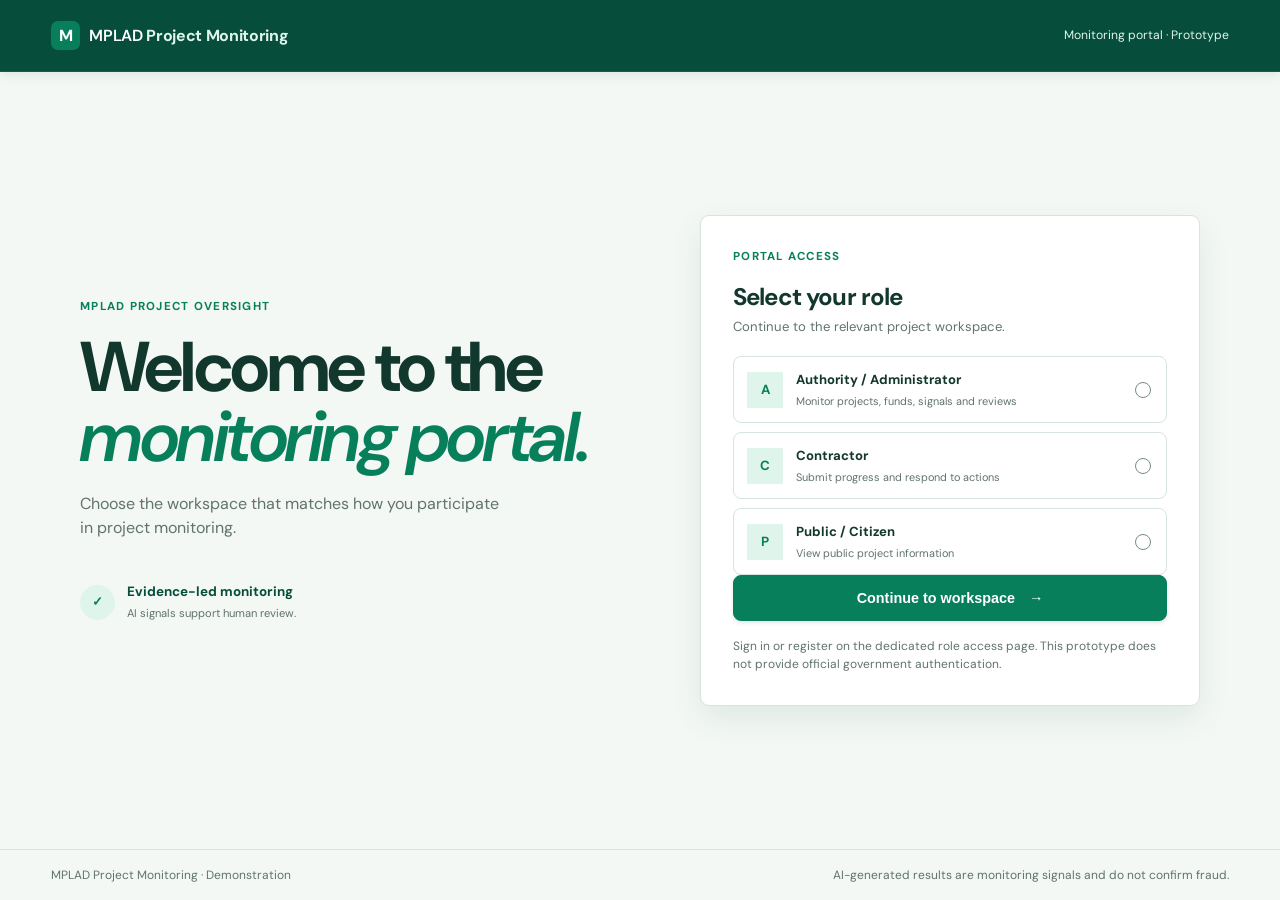
<file: frontend/index.html>
<!doctype html>
<html lang="en">
  <head>
    <meta charset="UTF-8" />
    <meta name="viewport" content="width=device-width, initial-scale=1.0" />
    <meta name="description" content="Choose an access role for the MPLAD Project Monitoring prototype." />
    <title>Access Portal | MPLAD Project Monitoring</title>
    <link rel="preconnect" href="https://fonts.googleapis.com" />
    <link rel="preconnect" href="https://fonts.gstatic.com" crossorigin />
    <link href="https://fonts.googleapis.com/css2?family=DM+Sans:wght@400;500;600;700&family=Newsreader:opsz,wght@6..72,600;6..72,700&display=swap" rel="stylesheet" />
    <link rel="stylesheet" href="style.css?v=login-green-1" />
  </head>
  <body class="access-page">
    <header class="site-header access-header">
      <a class="brand" href="index.html" aria-label="MPLAD Project Monitoring access"><span class="brand-mark" aria-hidden="true">M</span><span>MPLAD <strong>Project Monitoring</strong></span></a>
      <span class="access-header-label">Monitoring portal · Prototype</span>
    </header>
    <main class="access-main">
      <section class="access-intro">
        <p class="eyebrow">MPLAD project oversight</p>
        <h1>Welcome to the<br /><em>monitoring portal.</em></h1>
        <p>Choose the workspace that matches how you participate in project monitoring.</p>
        <div class="access-principle"><span aria-hidden="true">✓</span><span>Evidence-led monitoring<br /><small>AI signals support human review.</small></span></div>
      </section>
      <section class="access-card" aria-labelledby="accessTitle">
        <div class="access-card-heading"><p class="eyebrow">Portal access</p><h2 id="accessTitle">Select your role</h2><p>Continue to the relevant project workspace.</p></div>
        <form id="accessForm" novalidate>
          <fieldset class="role-options"><legend class="sr-only">Choose an access role</legend>
            <label class="role-option"><input type="radio" name="role" value="authority" /><span class="role-option-icon" aria-hidden="true">A</span><span><b>Authority / Administrator</b><small>Monitor projects, funds, signals and reviews</small></span><span class="role-radio" aria-hidden="true"></span></label>
            <label class="role-option"><input type="radio" name="role" value="contractor" /><span class="role-option-icon" aria-hidden="true">C</span><span><b>Contractor</b><small>Submit progress and respond to actions</small></span><span class="role-radio" aria-hidden="true"></span></label>
            <label class="role-option"><input type="radio" name="role" value="public" /><span class="role-option-icon" aria-hidden="true">P</span><span><b>Public / Citizen</b><small>View public project information</small></span><span class="role-radio" aria-hidden="true"></span></label>
          </fieldset>
          <p id="accessError" class="access-error" role="alert" hidden></p>
          <button class="button access-submit" type="submit">Continue to workspace <span aria-hidden="true">→</span></button>
        </form>
        <p class="prototype-note">Sign in or register on the dedicated role access page. This prototype does not provide official government authentication.</p>
      </section>
    </main>
    <footer class="access-footer"><span>MPLAD Project Monitoring · Demonstration</span><span>AI-generated results are monitoring signals and do not confirm fraud.</span></footer>
    <script src="login.js"></script>
  </body>
</html>
</file>
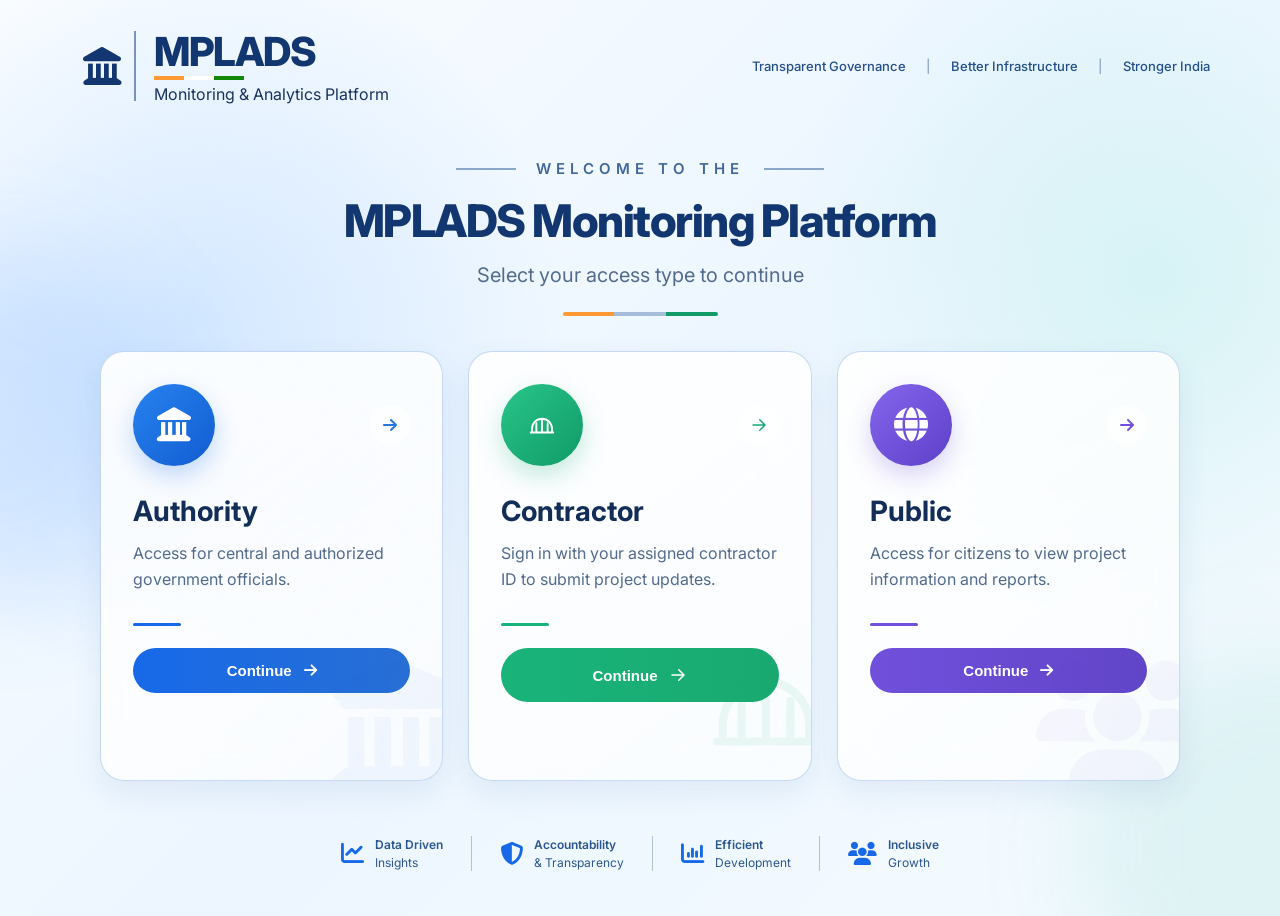
<file: frontend/Access.html>
<!DOCTYPE html>
<html lang="en">

<head>
    <meta charset="UTF-8">
    <meta name="viewport" content="width=device-width, initial-scale=1.0">

    <title>MPLADS | Monitoring & Analytics Platform</title>

    <!-- Google Font -->
    <link rel="preconnect" href="https://fonts.googleapis.com">
    <link rel="preconnect" href="https://fonts.gstatic.com" crossorigin>

    <link
        href="https://fonts.googleapis.com/css2?family=Inter:wght@400;500;600;700;800&display=swap"
        rel="stylesheet"
    >

    <!-- Font Awesome Icons -->
    <link 
        rel="stylesheet"
        href="https://cdnjs.cloudflare.com/ajax/libs/font-awesome/6.5.2/css/all.min.css"
    >

    <!-- Our CSS -->
    <link rel="stylesheet" href="Access.css?v=contractor-card-3">
</head> 

<body>

    <!-- Background -->
    <div class="background-glow glow-left"></div>
    <div class="background-glow glow-right"></div>


    <!-- ================= HEADER ================= -->

    <header class="header">

        <div class="brand">

            <div class="emblem">
                <i class="fa-solid fa-landmark"></i>
            </div>

            <div class="brand-text">

                <h1>MPLADS</h1>

                <div class="tricolor-line">
                    <span class="saffron"></span>
                    <span class="white"></span>
                    <span class="green"></span>
                </div>

                <p>Monitoring & Analytics Platform</p>

            </div>

        </div>


        <div class="header-tagline">

            <span>Transparent Governance</span>
            <span>Better Infrastructure</span>
            <span>Stronger India</span>

        </div>

    </header>



    <!-- ================= MAIN ================= -->

    <main class="main-container">

        <!-- Welcome Section -->

        <section class="welcome-section">

            <div class="welcome-label">

                <span></span>

                <p>WELCOME TO THE</p>

                <span></span>

            </div>


            <h2>MPLADS Monitoring Platform</h2>

            <p class="subtitle">
                Select your access type to continue
            </p>


            <div class="separator">

                <span class="separator-saffron"></span>
                <span class="separator-white"></span>
                <span class="separator-green"></span>

            </div>

        </section>



        <!-- ================= ACCESS CARDS ================= -->

        <section class="access-cards">


            <!-- Authority Card -->

            <div class="access-card authority">

                <div class="card-top">

                    <div class="card-icon">
                        <i class="fa-solid fa-landmark"></i>
                    </div>

                    <div class="top-arrow">
                        <i class="fa-solid fa-arrow-right"></i>
                    </div>

                </div>


                <div class="card-content">

                    <h3>Authority</h3>

                    <p>
                        Access for central and authorized
                        government officials.
                    </p>

                </div>


                <div class="card-line"></div>


                <button class="continue-button" data-role="Authority">

                    <span>Continue</span>

                    <i class="fa-solid fa-arrow-right"></i>

                </button>


                <div class="card-decoration">
                    <i class="fa-solid fa-building-columns"></i>
                </div>

            </div>



            <!-- Contractor Card -->

            <div class="access-card contractor">

                <div class="card-top">

                    <div class="card-icon">
                        <svg class="contractor-helmet-icon" viewBox="0 0 24 24" aria-hidden="true"><path d="M4 17v-2a8 8 0 0 1 16 0v2M12 7v10M7.5 10.5V17M16.5 10.5V17M3 18h18"/></svg>
                    </div>

                    <div class="top-arrow">
                        <svg class="contractor-arrow-icon" viewBox="0 0 24 24" aria-hidden="true"><path d="M4 12h15M13 5l7 7-7 7"/></svg>
                    </div>

                </div>


                <div class="card-content">

                    <h3>Contractor</h3>

                    <p>
                        Sign in with your assigned contractor ID to submit project updates.
                    </p>

                </div>


                <div class="card-line"></div>


                <button class="continue-button" data-role="Contractor">

                    <span>Continue</span>

                    <svg class="contractor-arrow-icon" viewBox="0 0 24 24" aria-hidden="true"><path d="M4 12h15M13 5l7 7-7 7"/></svg>

                </button>

                <div class="card-decoration" aria-hidden="true">
                    <svg class="contractor-helmet-icon" viewBox="0 0 24 24"><path d="M4 17v-2a8 8 0 0 1 16 0v2M12 7v10M7.5 10.5V17M16.5 10.5V17M3 18h18"/></svg>
                </div>

            </div>



            <!-- Public Card -->

            <div class="access-card public">

                <div class="card-top">

                    <div class="card-icon">
                        <i class="fa-solid fa-globe"></i>
                    </div>

                    <div class="top-arrow">
                        <i class="fa-solid fa-arrow-right"></i>
                    </div>

                </div>


                <div class="card-content">

                    <h3>Public</h3>

                    <p>
                        Access for citizens to view project
                        information and reports.
                    </p>

                </div>


                <div class="card-line"></div>


                <button class="continue-button" data-role="Public">

                    <span>Continue</span>

                    <i class="fa-solid fa-arrow-right"></i>

                </button>


                <div class="card-decoration">
                    <i class="fa-solid fa-users"></i>
                </div>

            </div>

        </section>



        <!-- ================= FEATURE STRIP ================= -->

        <section class="feature-strip">


            <div class="feature">

                <i class="fa-solid fa-chart-line"></i>

                <div>
                    <strong>Data Driven</strong>
                    <span>Insights</span>
                </div>

            </div>


            <div class="feature-divider"></div>


            <div class="feature">

                <i class="fa-solid fa-shield-halved"></i>

                <div>
                    <strong>Accountability</strong>
                    <span>& Transparency</span>
                </div>

            </div>


            <div class="feature-divider"></div>


            <div class="feature">

                <i class="fa-solid fa-chart-column"></i>

                <div>
                    <strong>Efficient</strong>
                    <span>Development</span>
                </div>

            </div>


            <div class="feature-divider"></div>


            <div class="feature">

                <i class="fa-solid fa-users"></i>

                <div>
                    <strong>Inclusive</strong>
                    <span>Growth</span>
                </div>

            </div>

        </section>

    </main>


    <!-- Our JavaScript -->
    <script src="Access.js?v=workspace-routing-6"></script>

</body>

</html>
</file>
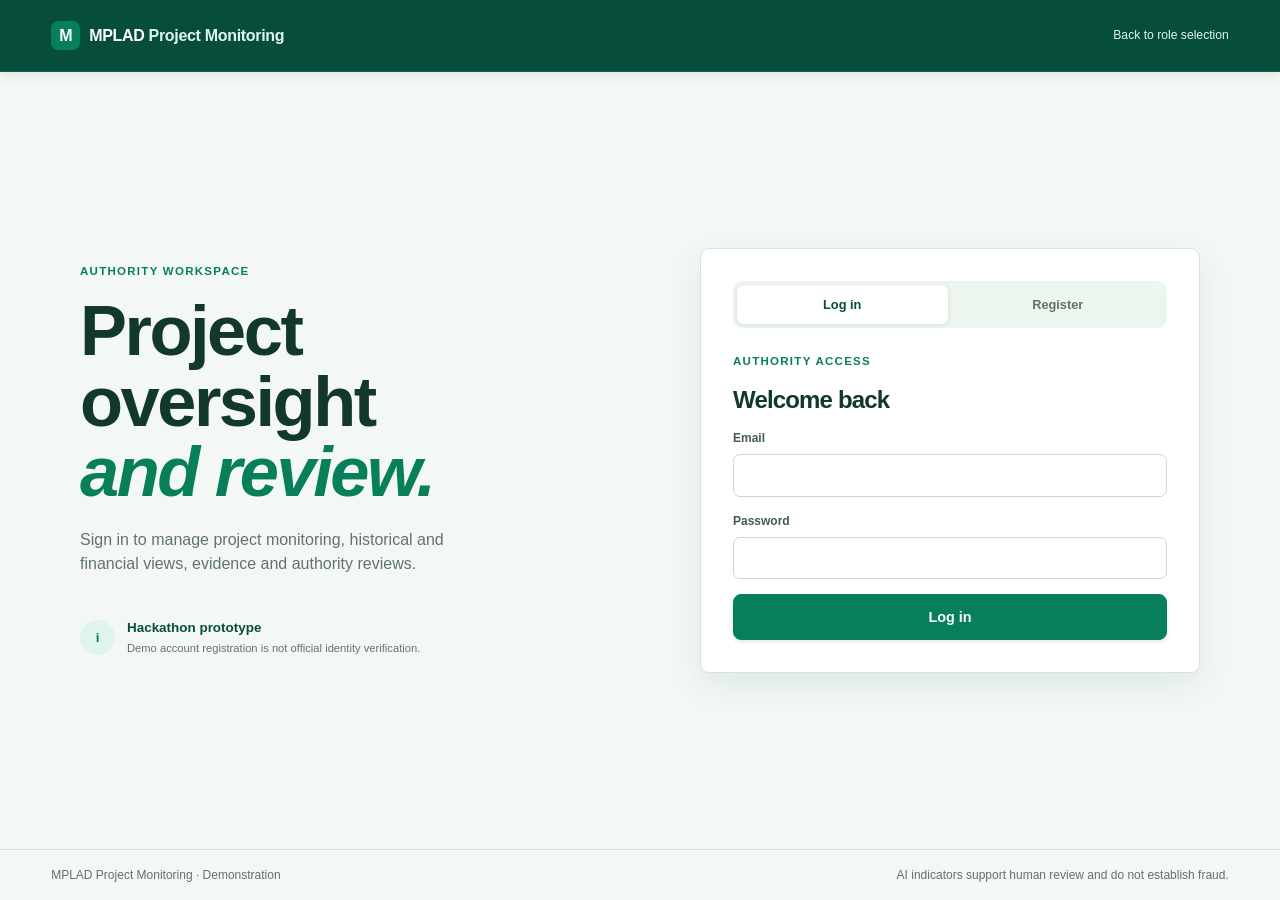
<file: frontend/authority-auth.html>
<!doctype html>
<html lang="en"><head><meta charset="utf-8"/><meta name="viewport" content="width=device-width, initial-scale=1"/><title>Authority Access | MPLAD Project Monitoring</title><link rel="stylesheet" href="style.css?v=login-green-1"/></head>
<body class="access-page"><header class="site-header access-header"><a class="brand" href="index.html"><span class="brand-mark">M</span><span>MPLAD <strong>Project Monitoring</strong></span></a><a class="access-header-label" href="index.html">Back to role selection</a></header>
<main class="access-main public-auth-main"><section class="access-intro"><p class="eyebrow">Authority workspace</p><h1>Project oversight<br/><em>and review.</em></h1><p>Sign in to manage project monitoring, historical and financial views, evidence and authority reviews.</p><div class="access-principle"><span>i</span><span>Hackathon prototype<br/><small>Demo account registration is not official identity verification.</small></span></div></section>
<section class="access-card public-auth-card"><div class="auth-tabs" role="tablist" aria-label="Authority account"><button class="auth-tab active" id="loginTab" type="button" role="tab" aria-selected="true">Log in</button><button class="auth-tab" id="registerTab" type="button" role="tab" aria-selected="false">Register</button></div>
<section id="loginPanel"><div class="access-card-heading"><p class="eyebrow">Authority access</p><h2>Welcome back</h2></div><form id="loginForm" novalidate><label class="auth-field">Email<input name="identity" type="email" required autocomplete="username" maxlength="254"/></label><label class="auth-field">Password<input name="password" type="password" required autocomplete="current-password" maxlength="72"/></label><p class="access-error" id="loginError" role="alert" hidden></p><button class="button access-submit">Log in</button></form></section>
<section id="registerPanel" hidden><div class="access-card-heading"><p class="eyebrow">Create demo account</p><h2>Authority registration</h2></div><form id="registerForm" novalidate><label class="auth-field">Email<input name="identity" type="email" required autocomplete="email" maxlength="254"/></label><label class="auth-field">Password<input name="password" type="password" required minlength="8" maxlength="72" autocomplete="new-password"/></label><label class="auth-field">Confirm password<input name="confirmPassword" type="password" required minlength="8" maxlength="72" autocomplete="new-password"/></label><p class="access-error" id="registerError" role="alert" hidden></p><p class="auth-message" id="registerMessage" role="status" hidden></p><button class="button access-submit">Register</button></form><p class="prototype-note">This local demo registration is not a real government administrator approval process.</p></section></section></main>
<footer class="access-footer"><span>MPLAD Project Monitoring · Demonstration</span><span>AI indicators support human review and do not establish fraud.</span></footer><script src="workspace-auth.js"></script></body></html>
</file>
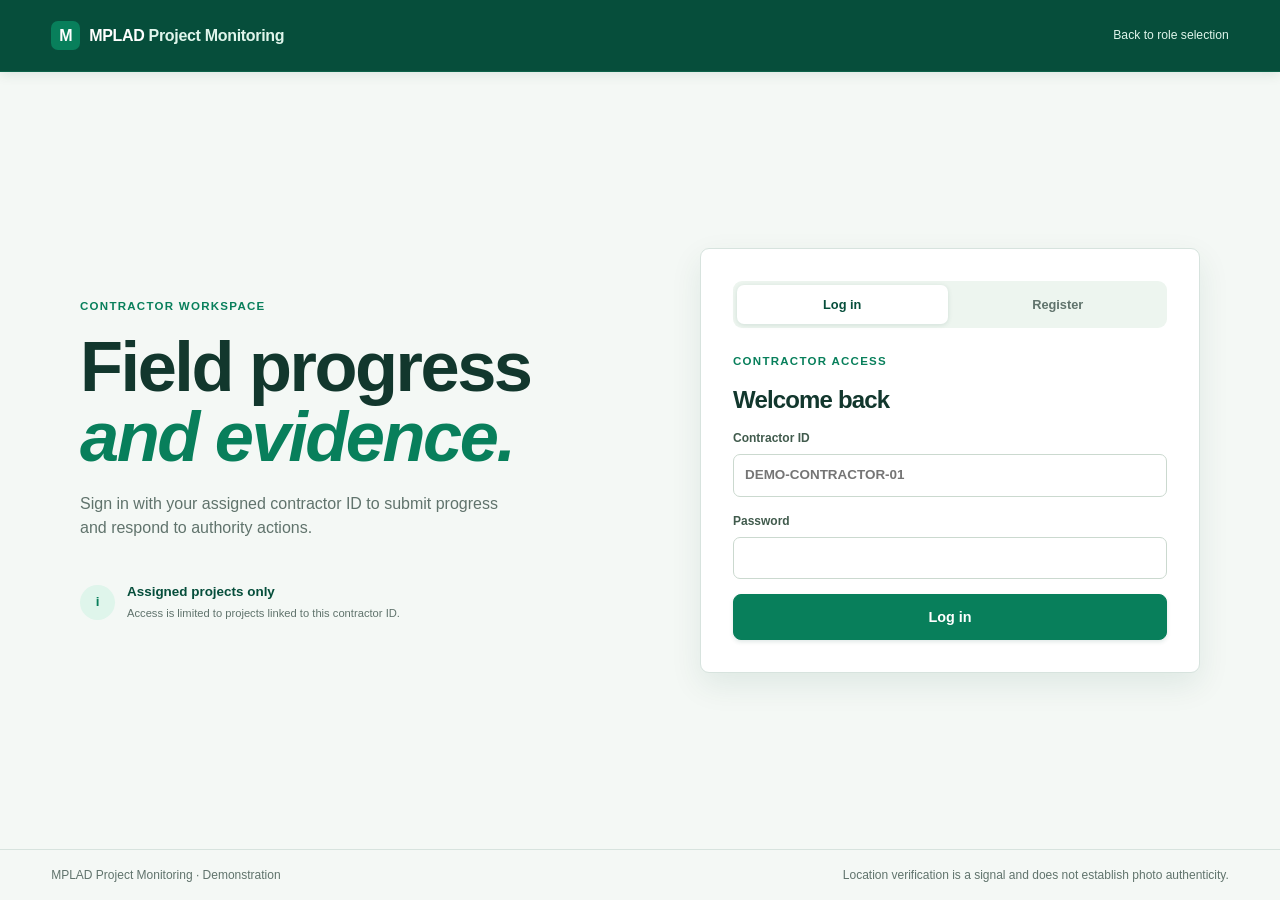
<file: frontend/contractor-auth.html>
<!doctype html>
<html lang="en"><head><meta charset="utf-8"/><meta name="viewport" content="width=device-width, initial-scale=1"/><title>Contractor Access | MPLAD Project Monitoring</title><link rel="stylesheet" href="style.css?v=login-green-1"/></head>
<body class="access-page"><header class="site-header access-header"><a class="brand" href="index.html"><span class="brand-mark">M</span><span>MPLAD <strong>Project Monitoring</strong></span></a><a class="access-header-label" href="index.html">Back to role selection</a></header>
<main class="access-main public-auth-main"><section class="access-intro"><p class="eyebrow">Contractor workspace</p><h1>Field progress<br/><em>and evidence.</em></h1><p>Sign in with your assigned contractor ID to submit progress and respond to authority actions.</p><div class="access-principle"><span>i</span><span>Assigned projects only<br/><small>Access is limited to projects linked to this contractor ID.</small></span></div></section>
<section class="access-card public-auth-card"><div class="auth-tabs" role="tablist" aria-label="Contractor account"><button class="auth-tab active" id="loginTab" type="button" role="tab" aria-selected="true">Log in</button><button class="auth-tab" id="registerTab" type="button" role="tab" aria-selected="false">Register</button></div>
<section id="loginPanel"><div class="access-card-heading"><p class="eyebrow">Contractor access</p><h2>Welcome back</h2></div><form id="loginForm" novalidate><label class="auth-field">Contractor ID<input name="identity" required autocomplete="username" maxlength="50" placeholder="DEMO-CONTRACTOR-01"/></label><label class="auth-field">Password<input name="password" type="password" required autocomplete="current-password" maxlength="72"/></label><p class="access-error" id="loginError" role="alert" hidden></p><button class="button access-submit">Log in</button></form></section>
<section id="registerPanel" hidden><div class="access-card-heading"><p class="eyebrow">Create demo account</p><h2>Contractor registration</h2><p>Use the contractor ID assigned to your projects.</p></div><form id="registerForm" novalidate><label class="auth-field">Contractor ID<input name="identity" required autocomplete="username" maxlength="50" placeholder="DEMO-CONTRACTOR-01"/></label><label class="auth-field">Password<input name="password" type="password" required minlength="8" maxlength="72" autocomplete="new-password"/></label><label class="auth-field">Confirm password<input name="confirmPassword" type="password" required minlength="8" maxlength="72" autocomplete="new-password"/></label><p class="access-error" id="registerError" role="alert" hidden></p><p class="auth-message" id="registerMessage" role="status" hidden></p><button class="button access-submit">Register</button></form><p class="prototype-note">Registration is limited to contractor IDs that already have projects assigned.</p></section></section></main>
<footer class="access-footer"><span>MPLAD Project Monitoring · Demonstration</span><span>Location verification is a signal and does not establish photo authenticity.</span></footer><script src="workspace-auth.js?v=workspace-routing-5"></script></body></html>
</file>
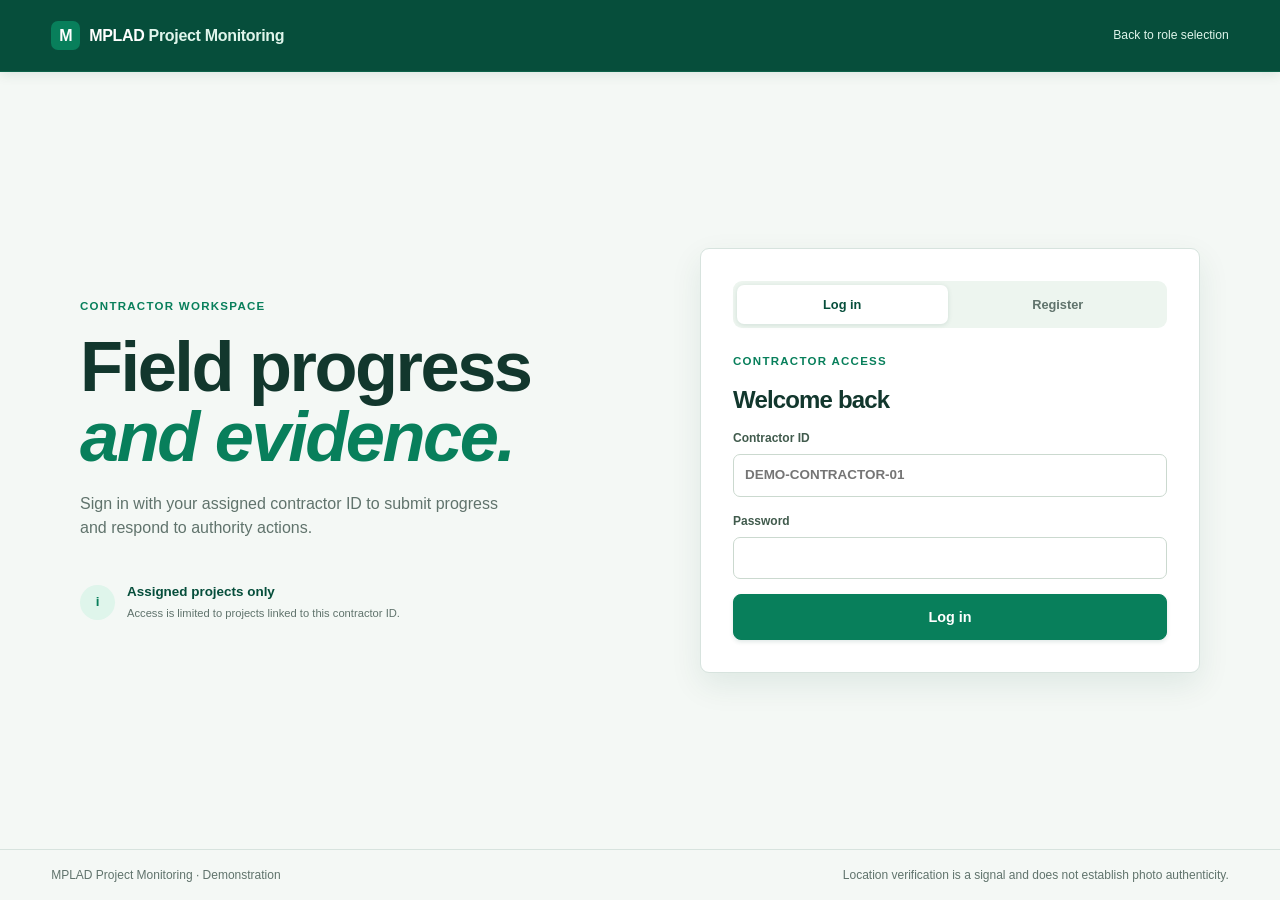
<file: frontend/contractor.html>
<!doctype html>
<html lang="en">
  <head><meta charset="UTF-8" /><meta name="viewport" content="width=device-width, initial-scale=1.0" /><meta name="description" content="Contractor workspace for MPLAD progress updates, field evidence and authority actions." /><title>Contractor Workspace | MPLAD Monitoring Portal</title><link rel="preconnect" href="https://fonts.googleapis.com" /><link rel="preconnect" href="https://fonts.gstatic.com" crossorigin /><link href="https://fonts.googleapis.com/css2?family=DM+Sans:wght@400;500;600;700&family=Newsreader:opsz,wght@6..72,600;6..72,700&display=swap" rel="stylesheet" /><link rel="stylesheet" href="style.css?v=login-green-1" /></head>
  <body class="dashboard-page" hidden>
    <header class="dashboard-header"><a class="brand" href="index.html"><span class="brand-mark" aria-hidden="true">M</span><span>MPLAD <strong>Monitoring Portal</strong></span></a><nav aria-label="Workspace navigation"><a href="dashboard.html">Authority dashboard</a><a class="active" href="contractor.html">Contractor workspace</a></nav><button id="contractorLogout" class="logout-link" type="button">Logout</button></header>
    <main class="dashboard-main contractor-main">
      <section class="portal-title"><p class="eyebrow">Field monitoring workspace</p><h1>Progress updates and required actions</h1><p>View authority review notifications and submit project progress with optional photo and location evidence. GPS is a location-based verification signal; it does not establish photo authenticity.</p></section>
      <section class="assigned-work"><div class="assigned-work-heading"><div><p class="eyebrow">Your workload</p><h2>My assigned projects</h2><p class="assigned-work-intro">A quick view of your project progress and funds.</p></div><span id="assignedProjectCount" class="assigned-count">Loading...</span></div><div class="workload-stats" aria-label="Project totals"><div><span id="assignedActiveCount">—</span><small>In progress</small></div><div><span id="assignedCompletedCount">—</span><small>Completed</small></div></div><div id="assignedProjectList" class="assigned-project-list" aria-live="polite"><p class="empty-state">Loading assigned projects...</p></div></section>
      <section class="contractor-layout"><aside class="notification-panel"><div class="card-heading"><h2>Authority notifications</h2><span id="unreadCount">Loading</span></div><div id="notificationList" class="notification-list" aria-live="polite"><p class="empty-state">Loading notifications…</p></div></aside>
        <form id="progressForm" class="contractor-form"><div class="card-heading"><h2>Submit a progress update</h2><span>Assigned projects only</span></div><label>Project<select id="assignedProject" name="projectId" required><option value="">Loading assigned projects…</option></select></label><div class="form-pair"><label>Completion percentage<input name="completionPercentage" type="number" min="0" max="100" step=".01" placeholder="e.g. 45" /></label><label>Expenditure (₹ lakh)<input name="expenditure" type="number" min="0" step=".01" placeholder="e.g. 12.5" /></label></div><label>Site photo<input name="photo" type="file" accept="image/jpeg,image/png,image/webp" capture="environment" /><small>JPG, PNG or WebP image</small></label><div class="location-box"><b>Location verification</b><p id="locationStatus" role="status">Verification Required — capture a location where available.</p><button class="button button-small" type="button" id="captureLocation">Capture location</button></div><input type="hidden" name="latitude" /><input type="hidden" name="longitude" /><button class="button" type="submit">Submit progress update</button><p id="submissionStatus" class="section-intro" role="status"></p></form>
      </section>
    </main>
    <script src="contractor.js?v=contractor-cards-3"></script>
  </body>
</html>
</file>
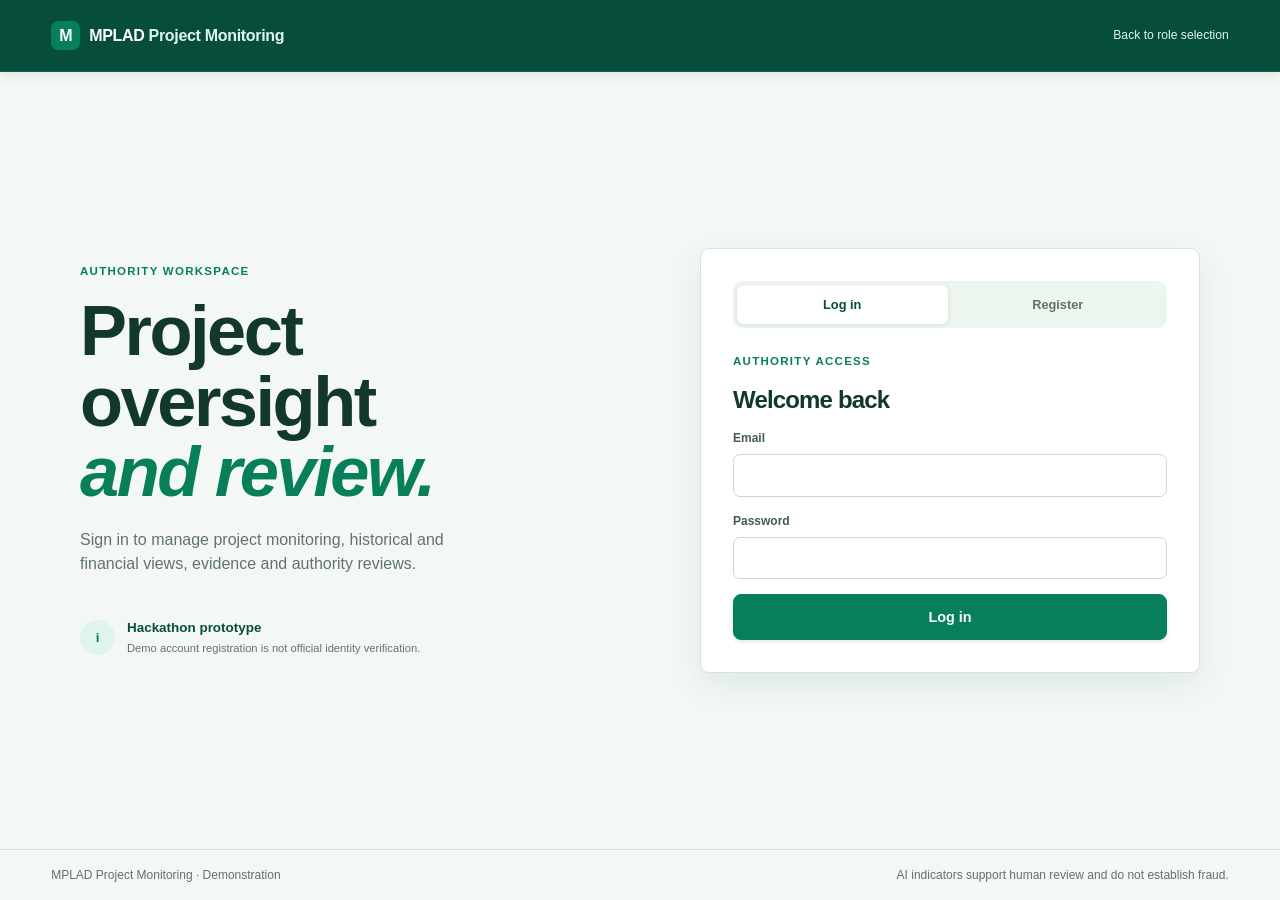
<file: frontend/dashboard.html>
<!doctype html>
<html lang="en">
  <head>
    <meta charset="UTF-8" />
    <meta name="viewport" content="width=device-width, initial-scale=1.0" />
    <meta name="description" content="Authority dashboard for MPLAD project, fund and evidence monitoring." />
    <title>Authority Dashboard | MPLAD Monitoring Portal</title>
    <link rel="preconnect" href="https://fonts.googleapis.com" /><link rel="preconnect" href="https://fonts.gstatic.com" crossorigin />
    <link href="https://fonts.googleapis.com/css2?family=DM+Sans:wght@400;500;600;700&family=Newsreader:opsz,wght@6..72,600;6..72,700&display=swap" rel="stylesheet" /><link rel="stylesheet" href="style.css?v=login-green-1" />
  </head>
  <body class="dashboard-page">
    <header class="dashboard-header">
      <a class="brand" href="index.html"><span class="brand-mark" aria-hidden="true">M</span><span>MPLAD <strong>Monitoring Portal</strong></span></a>
      <nav aria-label="Dashboard navigation"><a class="active" href="#overview">Overview</a><a href="#fund-utilization">Fund utilization</a><a href="#projects">Projects</a><a href="contractor-auth.html">Contractor workspace</a></nav>
      <div class="profile"><span class="avatar" aria-hidden="true">AO</span><span><b>Authority workspace</b><small>Monitoring and review</small></span><button id="authorityLogout" class="logout-link" type="button">Logout</button></div>
    </header>
    <main class="dashboard-main">
      <section class="dashboard-title" id="overview"><div><p class="eyebrow">MPLAD · Authority dashboard</p><h1>Portfolio overview</h1><p>Project status and monitoring indicators from connected services.</p></div><span class="snapshot">Connected project register</span></section>
      <section class="stat-grid" id="summaryCards" aria-label="Portfolio summary"></section>
      <section class="risk-overview"><div><p class="eyebrow">Portfolio monitoring indicators</p><h2>Project signals for human review</h2><p>Indicators below are calculated from project status, expenditure and delay fields. They organize review and are not AI findings or conclusions.</p><div class="risk-metrics"><span><b id="overallRiskScore">—</b><small>average monitoring indicator / 100</small></span><span><b id="anomalyCount">—</b><small>projects with elevated indicators</small></span></div></div><div class="risk-gauge" aria-label="Portfolio monitoring indicator"><div class="gauge-value" id="gaugeValue">—<span>/100</span></div><p>Portfolio indicator</p></div></section>
      <section class="fund-section" id="fund-utilization" aria-labelledby="fundTitle"><div class="section-row"><div><p class="eyebrow">Financial monitoring</p><h2 id="fundTitle">Fund utilization overview</h2></div><span class="demo-tag">Connected fund service</span></div><p class="section-intro">Utilization monitoring supports human review; a low rate alone is not evidence of wrongdoing.</p><div id="fundSummaryCards" class="fund-stat-grid" aria-label="Fund utilization summary"></div><div class="fund-overview-grid"><article class="fund-panel"><div class="card-heading"><h3>State fund utilization</h3><span>Expenditure vs released</span></div><div id="stateUtilization" class="state-utilization"></div></article><article class="fund-panel"><div class="card-heading"><h3>Projects requiring review</h3><span>Financial monitoring</span></div><div id="fundReviewList" class="fund-review-list"></div></article></div><p id="fundOverviewError" class="analysis-error" hidden></p></section>
      <section class="analytics-grid" aria-label="Portfolio summaries"><article class="chart-card"><div class="card-heading"><h2>Project status</h2><span>Connected projects</span></div><div id="statusChart" class="bar-chart"></div></article><article class="chart-card"><div class="card-heading"><h2>Monitoring indicators</h2><span>Derived from project records</span></div><div id="riskChart" class="bar-chart"></div></article><article class="chart-card"><div class="card-heading"><h2>Sanctioned vs expenditure</h2><span>₹ lakh · first five projects</span></div><div id="budgetChart" class="comparison-chart"></div><div class="chart-legend"><span><i></i>Sanctioned</span><span><i></i>Expenditure</span></div></article></section>
      <section class="projects-section" id="projects"><div class="section-row"><div><p class="eyebrow">Project register</p><h2>Monitor projects</h2></div><span id="visibleCount" class="count-label">Loading records…</span></div><div class="filters" aria-label="Filter projects"><label class="search-field"><span class="sr-only">Search projects</span><input id="projectSearch" type="search" placeholder="Search ID, project, district, or constituency" /></label><label><span class="sr-only">Filter by status</span><select id="statusFilter"><option value="all">All statuses</option><option>Completed</option><option>In Progress</option><option>Delayed</option><option>Not Started</option></select></label><label><span class="sr-only">Filter by risk level</span><select id="riskFilter"><option value="all">All indicator levels</option><option>Low</option><option>Medium</option><option>High</option><option>Critical</option></select></label><label><span class="sr-only">Filter by category</span><select id="categoryFilter"><option value="all">All project types</option></select></label></div><div class="table-wrap"><table><thead><tr><th scope="col">Project ID</th><th scope="col">District / Constituency</th><th scope="col">Project Type</th><th scope="col">Sanctioned</th><th scope="col">Expenditure</th><th scope="col">Status</th><th scope="col">Indicator</th><th scope="col">Actions</th></tr></thead><tbody id="projectsTableBody"></tbody></table></div><p id="emptyState" class="empty-state" hidden>No projects match these filters.</p></section>
      <p class="ai-disclaimer">AI-generated results are monitoring signals and do not confirm fraud. Final decisions remain with authorized human reviewers.</p>
    </main>
    <div id="projectModal" class="modal" role="dialog" aria-modal="true" aria-labelledby="modalTitle" hidden><div class="modal-backdrop" data-close-modal></div><div class="modal-content"><button class="modal-close" data-close-modal aria-label="Close details">×</button><p class="eyebrow">Project detail · authority review</p><h2 id="modalTitle"></h2><div id="modalBody"></div></div></div>
    <script src="script.js"></script>
  </body>
</html>
</file>
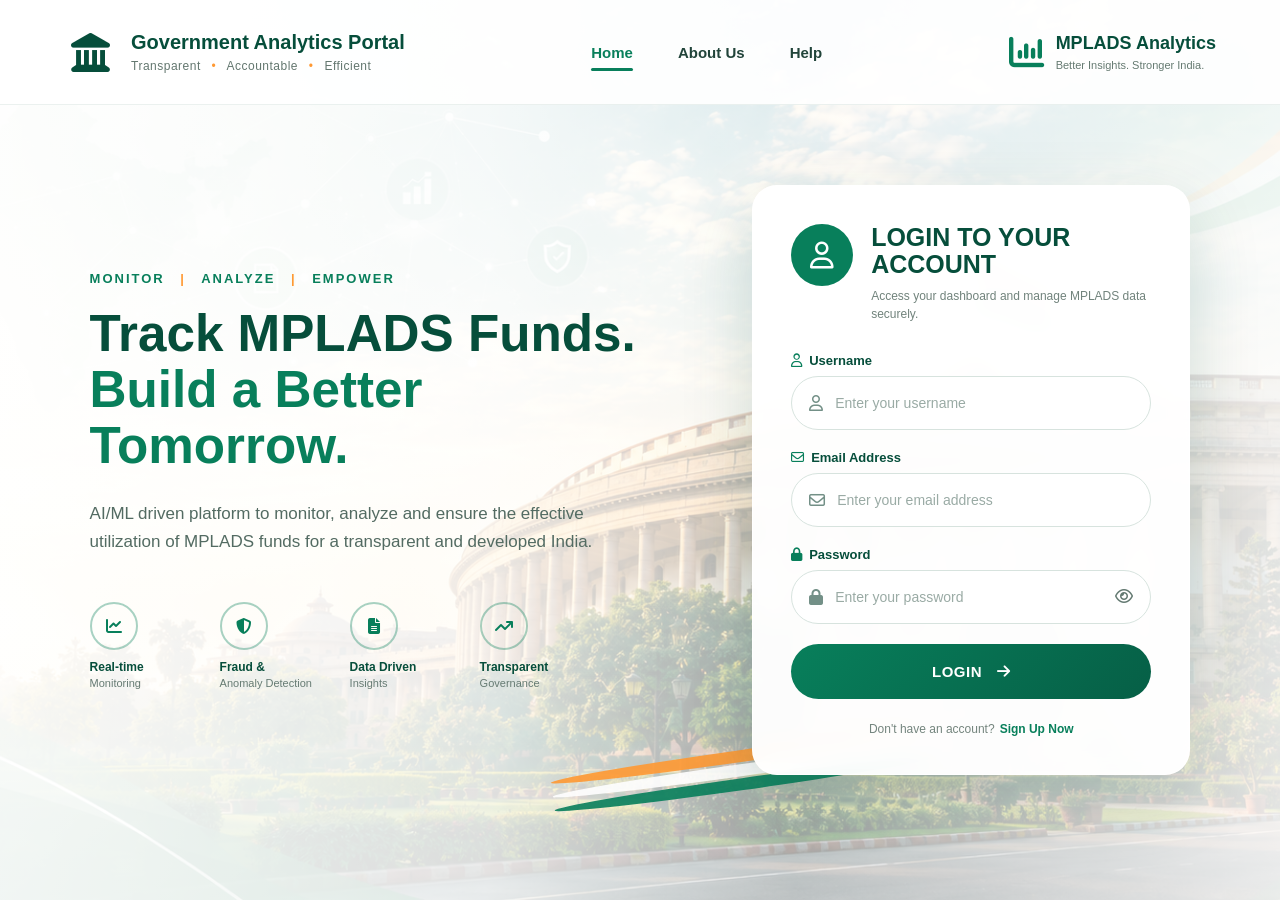
<file: frontend/Login.html>
<!DOCTYPE html>
<html lang="en">

<head>
    <meta charset="UTF-8">
    <meta name="viewport" content="width=device-width, initial-scale=1.0">

    <title>MPLADS Analytics | Login</title>

    <!-- Font Awesome -->
    <link rel="stylesheet"
        href="https://cdnjs.cloudflare.com/ajax/libs/font-awesome/6.5.2/css/all.min.css">

    <!-- CSS -->
    <link rel="stylesheet" href="Login.css">
</head>

<body>

    <div class="page">

        <!-- ================= BACKGROUND ================= -->

        <div class="background"></div>
        <div class="background-overlay"></div>


        <!-- ================= NAVBAR ================= -->

        <header class="navbar">

            <!-- Government Logo -->
            <div class="government-brand">

                <div class="emblem">
                    <i class="fa-solid fa-landmark"></i>
                </div>

                <div class="brand-text">
                    <h2>Government Analytics Portal</h2>

                    <p>
                        Transparent
                        <span>•</span>
                        Accountable
                        <span>•</span>
                        Efficient
                    </p>
                </div>

            </div>


            <!-- Navigation -->
            <nav class="nav-links">

                <a href="Access.html" class="active">Home</a>
                <a href="Access.html">About Us</a>
                <a href="Access.html">Help</a>

            </nav>


            <!-- MPLADS Logo -->
            <div class="mplads-brand">

                <i class="fa-solid fa-chart-column"></i>

                <div>
                    <h2>MPLADS Analytics</h2>
                    <p>Better Insights. Stronger India.</p>
                </div>

            </div>

        </header>


        <!-- ================= MAIN CONTENT ================= -->

        <main class="main-content">


            <!-- ================= LEFT SECTION ================= -->

            <section class="hero-section">

                <div class="hero-label">
                    MONITOR
                    <span>|</span>
                    ANALYZE
                    <span>|</span>
                    EMPOWER
                </div>


                <h1>
                    Track MPLADS Funds.
                    <br>

                    <span>Build a Better Tomorrow.</span>
                </h1>


                <p class="hero-description">
                    AI/ML driven platform to monitor, analyze and ensure
                    the effective utilization of MPLADS funds for a
                    transparent and developed India.
                </p>


                <!-- Features -->

                <div class="features">

                    <div class="feature">

                        <div class="feature-icon">
                            <i class="fa-solid fa-chart-line"></i>
                        </div>

                        <h3>Real-time</h3>
                        <p>Monitoring</p>

                    </div>


                    <div class="feature">

                        <div class="feature-icon">
                            <i class="fa-solid fa-shield-halved"></i>
                        </div>

                        <h3>Fraud &</h3>
                        <p>Anomaly Detection</p>

                    </div>


                    <div class="feature">

                        <div class="feature-icon">
                            <i class="fa-solid fa-file-lines"></i>
                        </div>

                        <h3>Data Driven</h3>
                        <p>Insights</p>

                    </div>


                    <div class="feature">

                        <div class="feature-icon">
                            <i class="fa-solid fa-arrow-trend-up"></i>
                        </div>

                        <h3>Transparent</h3>
                        <p>Governance</p>

                    </div>

                </div>

            </section>


            <!-- ================= LOGIN CARD ================= -->

            <section class="login-card">


                <!-- Login Header -->

                <div class="login-header">

                    <div class="user-icon">
                        <i class="fa-regular fa-user"></i>
                    </div>

                    <div>
                        <h2>LOGIN TO YOUR</h2>
                        <h2>ACCOUNT</h2>

                        <p>
                            Access your dashboard and manage
                            MPLADS data securely.
                        </p>
                    </div>

                </div>


                <!-- Login Form -->

                <form id="loginForm">


                    <!-- Username -->

                    <div class="input-group">

                        <label for="username">
                            <i class="fa-regular fa-user"></i>
                            Username
                        </label>

                        <div class="input-box">

                            <i class="fa-regular fa-user"></i>

                            <input
                                type="text"
                                id="username"
                                placeholder="Enter your username"
                            >

                        </div>

                    </div>


                    <!-- Email -->

                    <div class="input-group">

                        <label for="email">
                            <i class="fa-regular fa-envelope"></i>
                            Email Address
                        </label>

                        <div class="input-box">

                            <i class="fa-regular fa-envelope"></i>

                            <input
                                type="email"
                                id="email"
                                placeholder="Enter your email address"
                                required
                            >

                        </div>

                    </div>


                    <!-- Password -->

                    <div class="input-group">

                        <label for="password">
                            <i class="fa-solid fa-lock"></i>
                            Password
                        </label>

                        <div class="input-box">

                            <i class="fa-solid fa-lock"></i>

                            <input
                                type="password"
                                id="password"
                                placeholder="Enter your password"
                                required
                            >

                            <button
                                type="button"
                                class="eye-btn"
                                id="togglePassword"
                            >
                                <i class="fa-regular fa-eye"></i>
                            </button>

                        </div>

                    </div>


                    <!-- Login Button -->

                    <p id="loginMessage" role="alert" style="color:#b42318;font-size:13px;margin:0 0 12px" hidden></p>
                    <button
                        type="submit"
                        class="login-btn"
                    >

                        <span>LOGIN</span>

                        <i class="fa-solid fa-arrow-right"></i>

                    </button>

                </form>


                <!-- Sign Up -->

                <div class="signup">

                    <span>Don't have an account?</span>

                    <a href="#" id="showSignup">
                        Sign Up Now
                    </a>

                </div>

            </section>

            <section class="login-card" id="signupCard" hidden>
                <div class="login-header"><div class="user-icon"><i class="fa-solid fa-user-plus"></i></div><div><h2>CREATE YOUR</h2><h2>ACCOUNT</h2><p>Create an account first, then sign in to access the dashboard.</p></div></div>
                <form id="signupForm">
                    <div class="input-group"><label for="signupUsername"><i class="fa-regular fa-user"></i> Username</label><div class="input-box"><i class="fa-regular fa-user"></i><input id="signupUsername" name="username" required minlength="3" maxlength="50" placeholder="Choose a username"></div></div>
                    <div class="input-group"><label for="signupEmail"><i class="fa-regular fa-envelope"></i> Email Address</label><div class="input-box"><i class="fa-regular fa-envelope"></i><input id="signupEmail" name="email" type="email" required maxlength="254" placeholder="Enter your email address"></div></div>
                    <div class="input-group"><label for="signupPassword"><i class="fa-solid fa-lock"></i> Password</label><div class="input-box"><i class="fa-solid fa-lock"></i><input id="signupPassword" name="password" type="password" required minlength="8" maxlength="72" placeholder="At least 8 characters"></div></div>
                    <div class="input-group"><label for="signupConfirm"><i class="fa-solid fa-lock"></i> Confirm Password</label><div class="input-box"><i class="fa-solid fa-lock"></i><input id="signupConfirm" name="confirmPassword" type="password" required minlength="8" maxlength="72" placeholder="Re-enter your password"></div></div>
                    <p id="signupMessage" role="alert" style="color:#b42318;font-size:13px;margin:0 0 12px" hidden></p>
                    <button type="submit" class="login-btn"><span>CREATE ACCOUNT</span><i class="fa-solid fa-arrow-right"></i></button>
                </form>
                <div class="signup"><span>Already have an account?</span><a href="#" id="showLogin">Login</a></div>
            </section>

        </main>


        <!-- ================= TRICOLOR DESIGN ================= -->

        <div class="tricolor">

            <div class="saffron"></div>
            <div class="white"></div>
            <div class="green"></div>

        </div>

    <!-- JavaScript -->
    <script src="workspace-login-page.js"></script>

</body>

</html>
</file>
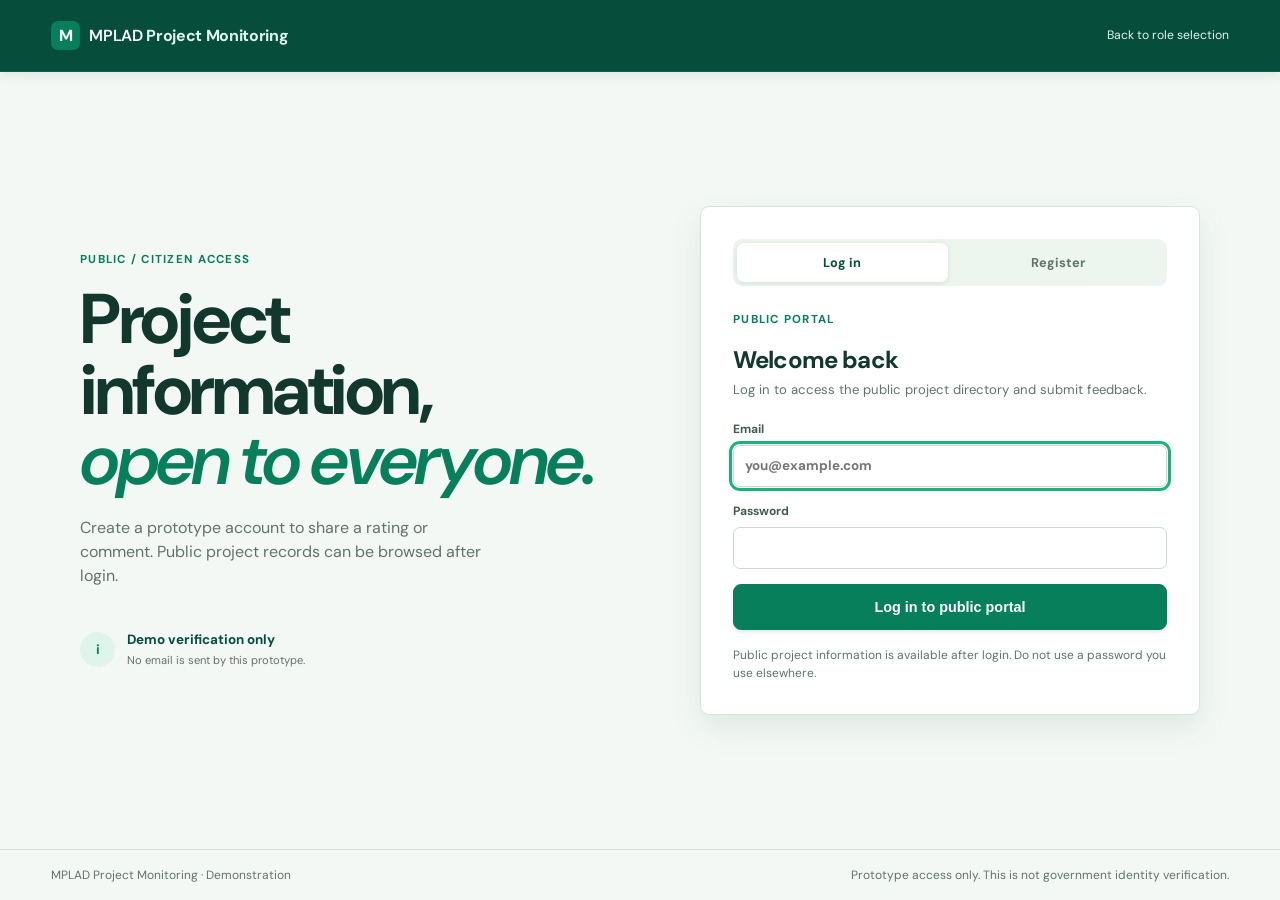
<file: frontend/public-auth.html>
<!doctype html>
<html lang="en">
<head>
  <meta charset="utf-8" /><meta name="viewport" content="width=device-width, initial-scale=1" />
  <meta name="description" content="Public access for the MPLAD Project Monitoring prototype." />
  <title>Public Access | MPLAD Project Monitoring</title>
  <link rel="preconnect" href="https://fonts.googleapis.com" /><link rel="preconnect" href="https://fonts.gstatic.com" crossorigin />
  <link href="https://fonts.googleapis.com/css2?family=DM+Sans:wght@400;500;600;700&family=Newsreader:opsz,wght@6..72,600;6..72,700&display=swap" rel="stylesheet" /><link rel="stylesheet" href="style.css?v=login-green-1" />
</head>
<body class="access-page">
  <header class="site-header access-header"><a class="brand" href="index.html"><span class="brand-mark" aria-hidden="true">M</span><span>MPLAD <strong>Project Monitoring</strong></span></a><a class="access-header-label" href="index.html">Back to role selection</a></header>
  <main class="access-main public-auth-main">
    <section class="access-intro"><p class="eyebrow">Public / Citizen access</p><h1>Project information,<br /><em>open to everyone.</em></h1><p>Create a prototype account to share a rating or comment. Public project records can be browsed after login.</p><div class="access-principle"><span aria-hidden="true">i</span><span>Demo verification only<br /><small>No email is sent by this prototype.</small></span></div></section>
    <section class="access-card public-auth-card" aria-labelledby="authTitle">
      <div class="auth-tabs" role="tablist" aria-label="Public account access"><button id="loginTab" type="button" class="auth-tab active" role="tab" aria-selected="true">Log in</button><button id="registerTab" type="button" class="auth-tab" role="tab" aria-selected="false">Register</button></div>
      <div id="authPanel">
        <div id="loginPanel"><div class="access-card-heading"><p class="eyebrow">Public portal</p><h2 id="authTitle">Welcome back</h2><p>Log in to access the public project directory and submit feedback.</p></div>
          <p id="loginSuccess" class="auth-message" role="status" hidden></p><form id="loginForm" novalidate><label class="auth-field">Email<input name="email" type="email" autocomplete="email" required maxlength="254" placeholder="you@example.com" /></label><label class="auth-field">Password<input name="password" type="password" autocomplete="current-password" required maxlength="72" /></label><p id="loginError" class="access-error" role="alert" hidden></p><button class="button access-submit" type="submit">Log in to public portal</button></form>
          <p class="prototype-note">Public project information is available after login. Do not use a password you use elsewhere.</p>
        </div>
        <div id="registerPanel" hidden><div class="access-card-heading"><p class="eyebrow">Create a public account</p><h2>Create your account</h2><p>Verify your account using the demo code shown after registration.</p></div>
          <form id="registerForm" novalidate><label class="auth-field">Email<input name="email" type="email" autocomplete="email" required maxlength="254" placeholder="you@example.com" /></label><label class="auth-field">Password<input name="password" type="password" autocomplete="new-password" required minlength="8" maxlength="72" /></label><label class="auth-field">Confirm password<input name="confirmPassword" type="password" autocomplete="new-password" required minlength="8" maxlength="72" /></label><p id="registerError" class="access-error" role="alert" hidden></p><button class="button access-submit" type="submit">Register</button></form>
          <p class="prototype-note">Demo Mode: no email is sent. The backend generates a temporary verification code.</p>
        </div>
        <div id="otpPanel" hidden><div class="access-card-heading"><p class="eyebrow">Demo OTP verification</p><h2>Verify your account</h2><p>This prototype uses a backend-generated demo code. No email is sent.</p></div><p id="otpMessage" class="demo-otp-notice" role="status" hidden></p>
          <form id="otpForm" novalidate><label class="auth-field">6-digit verification code<input name="otp" type="text" inputmode="numeric" autocomplete="one-time-code" pattern="[0-9]{6}" minlength="6" maxlength="6" required placeholder="000000" /></label><p id="otpError" class="access-error" role="alert" hidden></p><div class="auth-actions"><button class="button access-submit" type="submit">Verify code</button><button id="resendOtp" class="button button-secondary" type="button">Resend code</button></div></form>
          <button id="backToLogin" class="auth-text-button" type="button">Back to login</button>
        </div>
      </div>
    </section>
  </main>
  <footer class="access-footer"><span>MPLAD Project Monitoring · Demonstration</span><span>Prototype access only. This is not government identity verification.</span></footer>
  <script src="public-auth.js?v=demo-otp-visible-1"></script>
</body>
</html>
</file>
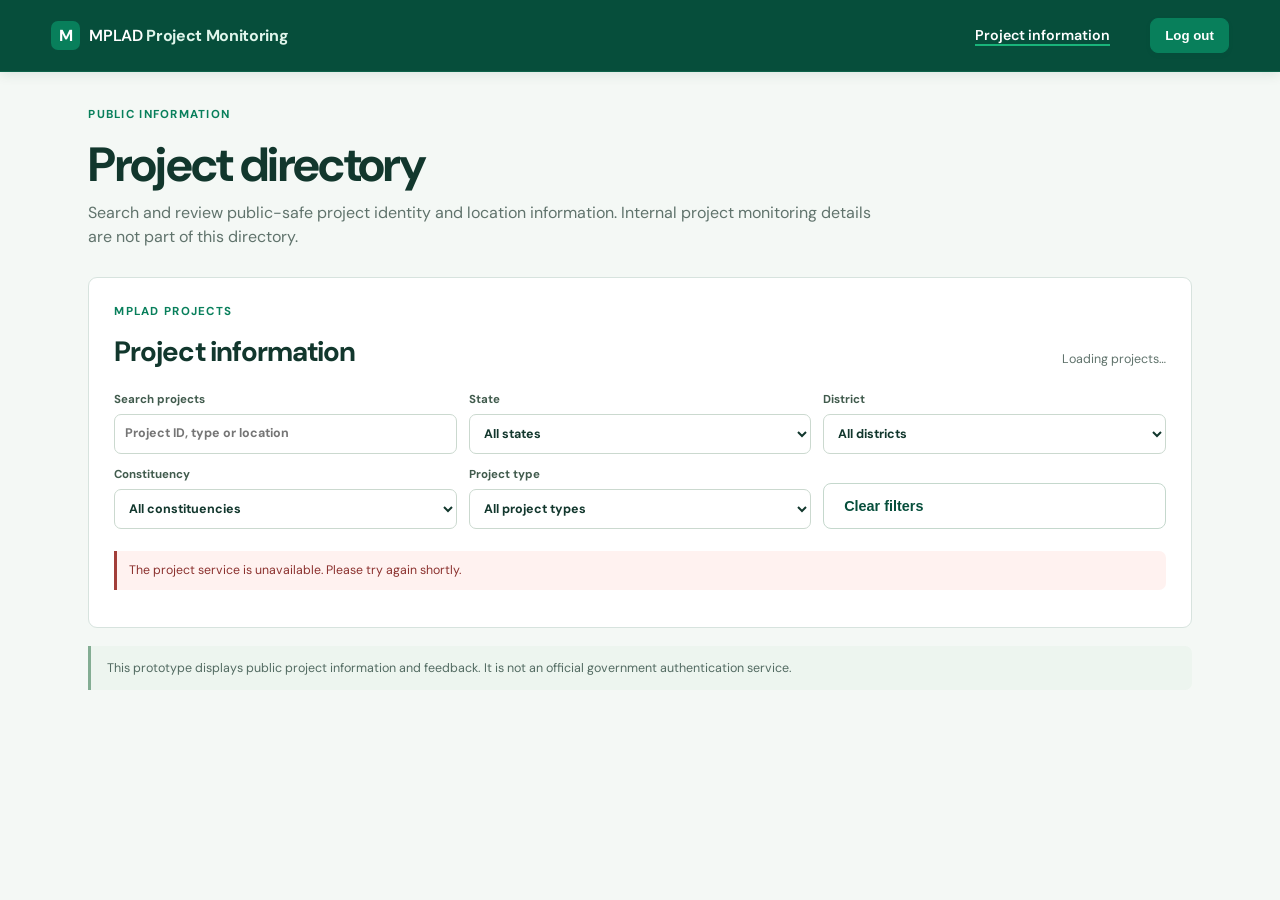
<file: frontend/public.html>
<!doctype html>
<html lang="en">
<head>
  <meta charset="utf-8" /><meta name="viewport" content="width=device-width, initial-scale=1" />
  <meta name="description" content="Public-facing MPLAD project information." />
  <title>Public Project Information | MPLAD Project Monitoring</title>
  <link rel="preconnect" href="https://fonts.googleapis.com" /><link rel="preconnect" href="https://fonts.gstatic.com" crossorigin />
  <link href="https://fonts.googleapis.com/css2?family=DM+Sans:wght@400;500;600;700&family=Newsreader:opsz,wght@6..72,600;6..72,700&display=swap" rel="stylesheet" /><link rel="stylesheet" href="style.css?v=login-green-1" />
</head>
<body class="dashboard-page">
  <header class="dashboard-header"><a class="brand" href="public.html"><span class="brand-mark" aria-hidden="true">M</span><span>MPLAD <strong>Project Monitoring</strong></span></a><nav aria-label="Public navigation"><a class="active" href="public.html">Project information</a></nav><span id="signedInAs" class="public-user-label"></span><button id="publicLogout" class="button button-small" type="button">Log out</button></header>
  <main class="dashboard-main public-main">
    <section class="portal-title"><p class="eyebrow">Public information</p><h1>Project directory</h1><p>Search and review public-safe project identity and location information. Internal project monitoring details are not part of this directory.</p></section>
    <section class="public-directory" aria-labelledby="directoryTitle"><div class="section-row"><div><p class="eyebrow">MPLAD projects</p><h2 id="directoryTitle">Project information</h2></div><span id="publicCount" class="count-label">Loading projects…</span></div>
      <form id="publicFilters" class="public-filters"><label>Search projects<input name="search" type="search" placeholder="Project ID, type or location" /></label><label>State<select name="state"><option value="">All states</option></select></label><label>District<select name="district"><option value="">All districts</option></select></label><label>Constituency<select name="constituency"><option value="">All constituencies</option></select></label><label>Project type<select name="projectType"><option value="">All project types</option></select></label><button class="button button-secondary" type="reset">Clear filters</button></form>
      <p id="publicError" class="access-error" role="alert" hidden></p><div id="publicProjectList" class="public-project-grid" aria-live="polite"></div><p id="publicEmpty" class="empty-state" hidden>No public projects match those filters.</p>
    </section>
    <section id="publicProjectDetail" class="public-detail" hidden aria-live="polite"></section>
    <p class="ai-disclaimer">This prototype displays public project information and feedback. It is not an official government authentication service.</p>
  </main>
  <script src="public.js"></script>
</body>
</html>
</file>
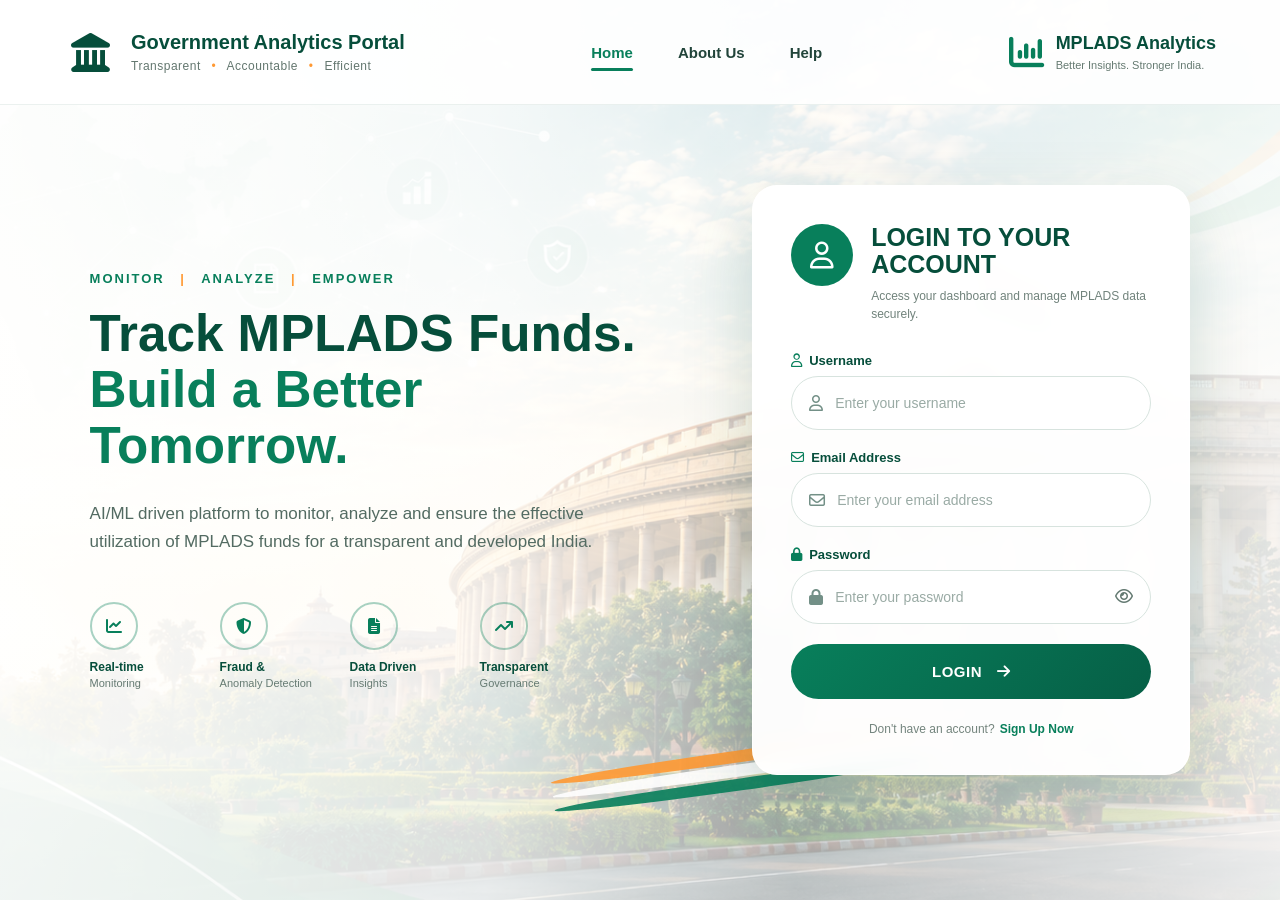
<file: backend/mplad-backend/src/main/resources/Static/Login.html>
<!DOCTYPE html>
<html lang="en">

<head>
    <meta charset="UTF-8">
    <meta name="viewport" content="width=device-width, initial-scale=1.0">

    <title>MPLADS Analytics | Login</title>

    <!-- Font Awesome -->
    <link rel="stylesheet"
        href="https://cdnjs.cloudflare.com/ajax/libs/font-awesome/6.5.2/css/all.min.css">

    <!-- CSS -->
    <link rel="stylesheet" href="Login.css">
</head>

<body>

    <div class="page">

        <!-- ================= BACKGROUND ================= -->

        <div class="background"></div>
        <div class="background-overlay"></div>


        <!-- ================= NAVBAR ================= -->

        <header class="navbar">

            <!-- Government Logo -->
            <div class="government-brand">

                <div class="emblem">
                    <i class="fa-solid fa-landmark"></i>
                </div>

                <div class="brand-text">
                    <h2>Government Analytics Portal</h2>

                    <p>
                        Transparent
                        <span>•</span>
                        Accountable
                        <span>•</span>
                        Efficient
                    </p>
                </div>

            </div>


            <!-- Navigation -->
            <nav class="nav-links">

                <a href="#" class="active">Home</a>
                <a href="#">About Us</a>
                <a href="#">Help</a>

            </nav>


            <!-- MPLADS Logo -->
            <div class="mplads-brand">

                <i class="fa-solid fa-chart-column"></i>

                <div>
                    <h2>MPLADS Analytics</h2>
                    <p>Better Insights. Stronger India.</p>
                </div>

            </div>

        </header>


        <!-- ================= MAIN CONTENT ================= -->

        <main class="main-content">


            <!-- ================= LEFT SECTION ================= -->

            <section class="hero-section">

                <div class="hero-label">
                    MONITOR
                    <span>|</span>
                    ANALYZE
                    <span>|</span>
                    EMPOWER
                </div>


                <h1>
                    Track MPLADS Funds.
                    <br>

                    <span>Build a Better Tomorrow.</span>
                </h1>


                <p class="hero-description">
                    AI/ML driven platform to monitor, analyze and ensure
                    the effective utilization of MPLADS funds for a
                    transparent and developed India.
                </p>


                <!-- Features -->

                <div class="features">

                    <div class="feature">

                        <div class="feature-icon">
                            <i class="fa-solid fa-chart-line"></i>
                        </div>

                        <h3>Real-time</h3>
                        <p>Monitoring</p>

                    </div>


                    <div class="feature">

                        <div class="feature-icon">
                            <i class="fa-solid fa-shield-halved"></i>
                        </div>

                        <h3>Fraud &</h3>
                        <p>Anomaly Detection</p>

                    </div>


                    <div class="feature">

                        <div class="feature-icon">
                            <i class="fa-solid fa-file-lines"></i>
                        </div>

                        <h3>Data Driven</h3>
                        <p>Insights</p>

                    </div>


                    <div class="feature">

                        <div class="feature-icon">
                            <i class="fa-solid fa-arrow-trend-up"></i>
                        </div>

                        <h3>Transparent</h3>
                        <p>Governance</p>

                    </div>

                </div>

            </section>


            <!-- ================= LOGIN CARD ================= -->

            <section class="login-card">


                <!-- Login Header -->

                <div class="login-header">

                    <div class="user-icon">
                        <i class="fa-regular fa-user"></i>
                    </div>

                    <div>
                        <h2>LOGIN TO YOUR</h2>
                        <h2>ACCOUNT</h2>

                        <p>
                            Access your dashboard and manage
                            MPLADS data securely.
                        </p>
                    </div>

                </div>


                <!-- Login Form -->

                <form id="loginForm">


                    <!-- Username -->

                    <div class="input-group">

                        <label for="username">
                            <i class="fa-regular fa-user"></i>
                            Username
                        </label>

                        <div class="input-box">

                            <i class="fa-regular fa-user"></i>

                            <input
                                type="text"
                                id="username"
                                placeholder="Enter your username"
                                required
                            >

                        </div>

                    </div>


                    <!-- Email -->

                    <div class="input-group">

                        <label for="email">
                            <i class="fa-regular fa-envelope"></i>
                            Email Address
                        </label>

                        <div class="input-box">

                            <i class="fa-regular fa-envelope"></i>

                            <input
                                type="email"
                                id="email"
                                placeholder="Enter your email address"
                                required
                            >

                        </div>

                    </div>


                    <!-- Password -->

                    <div class="input-group">

                        <label for="password">
                            <i class="fa-solid fa-lock"></i>
                            Password
                        </label>

                        <div class="input-box">

                            <i class="fa-solid fa-lock"></i>

                            <input
                                type="password"
                                id="password"
                                placeholder="Enter your password"
                                required
                            >

                            <button
                                type="button"
                                class="eye-btn"
                                id="togglePassword"
                            >
                                <i class="fa-regular fa-eye"></i>
                            </button>

                        </div>

                    </div>


                    <!-- Login Button -->

                    <button
                        type="submit"
                        class="login-btn"
                    >

                        <span>LOGIN</span>

                        <i class="fa-solid fa-arrow-right"></i>

                    </button>

                </form>


                <!-- Sign Up -->

                <div class="signup">

                    <span>Don't have an account?</span>

                    <a href="#" id="showSignup">
                        Sign Up Now
                    </a>

                </div>

            </section>

            <section class="login-card" id="signupCard" hidden>
                <div class="login-header"><div class="user-icon"><i class="fa-solid fa-user-plus"></i></div><div><h2>CREATE YOUR</h2><h2>ACCOUNT</h2><p>Create an account first, then sign in to access the dashboard.</p></div></div>
                <form id="signupForm">
                    <div class="input-group"><label for="signupUsername"><i class="fa-regular fa-user"></i> Username</label><div class="input-box"><i class="fa-regular fa-user"></i><input id="signupUsername" name="username" required minlength="3" maxlength="50" placeholder="Choose a username"></div></div>
                    <div class="input-group"><label for="signupEmail"><i class="fa-regular fa-envelope"></i> Email Address</label><div class="input-box"><i class="fa-regular fa-envelope"></i><input id="signupEmail" name="email" type="email" required maxlength="254" placeholder="Enter your email address"></div></div>
                    <div class="input-group"><label for="signupPassword"><i class="fa-solid fa-lock"></i> Password</label><div class="input-box"><i class="fa-solid fa-lock"></i><input id="signupPassword" name="password" type="password" required minlength="8" maxlength="72" placeholder="At least 8 characters"></div></div>
                    <div class="input-group"><label for="signupConfirm"><i class="fa-solid fa-lock"></i> Confirm Password</label><div class="input-box"><i class="fa-solid fa-lock"></i><input id="signupConfirm" name="confirmPassword" type="password" required minlength="8" maxlength="72" placeholder="Re-enter your password"></div></div>
                    <p id="authMessage" role="alert" style="color:#b42318;font-size:13px;margin:0 0 12px" hidden></p>
                    <button type="submit" class="login-btn"><span>CREATE ACCOUNT</span><i class="fa-solid fa-arrow-right"></i></button>
                </form>
                <div class="signup"><span>Already have an account?</span><a href="#" id="showLogin">Login</a></div>
            </section>

        </main>


        <!-- ================= TRICOLOR DESIGN ================= -->

        <div class="tricolor">

            <div class="saffron"></div>
            <div class="white"></div>
            <div class="green"></div>

        </div>

    <!-- JavaScript -->
    <script src="Login.js"></script>

</body>

</html>
</file>
<file: frontend/style.css>
:root {
  --ink: #172b25;
  --muted: #5d7068;
  --line: #d8e2dc;
  --paper: #f3f6f3;
  --white: #fff;
  --green: #176b4b;
  --green-dark: #103d2e;
  --mint: #e5f1e9;
  --amber: #95600c;
  --red: #a23e39;
  --blue: #265e85;
  --space-1: 4px;
  --space-2: 8px;
  --space-3: 12px;
  --space-4: 16px;
  --space-5: 24px;
  --space-6: 32px;
  --radius: 3px;
  --shadow: 0 12px 32px rgba(25, 50, 40, 0.13);
}
* {
  box-sizing: border-box;
}
html {
  scroll-behavior: smooth;
}
body {
  margin: 0;
  color: var(--ink);
  background: var(--paper);
  font-family: "DM Sans", Arial, sans-serif;
  line-height: 1.5;
}
a {
  color: inherit;
  text-decoration: none;
}
h1,
h2,
h3,
p {
  margin-top: 0;
}
h1,
h2 {
  font-family: Newsreader, Georgia, serif;
  letter-spacing: -0.035em;
}
h1 {
  font-size: clamp(2.8rem, 6vw, 5rem);
  line-height: 0.98;
}
h2 {
  font-size: clamp(2rem, 4vw, 3rem);
  line-height: 1.05;
}
.site-header,
.dashboard-header {
  min-height: 72px;
  padding: 0 max(4vw, 24px);
  display: flex;
  align-items: center;
  justify-content: space-between;
  background: rgba(247, 248, 245, 0.94);
  border-bottom: 1px solid var(--line);
  gap: 20px;
}
.site-header {
  position: sticky;
  top: 0;
  z-index: 3;
}
.brand {
  display: flex;
  align-items: center;
  gap: 9px;
  font-size: 1.05rem;
  letter-spacing: -0.04em;
  white-space: nowrap;
}
.brand strong {
  font-weight: 700;
}
.brand-mark {
  width: 29px;
  height: 29px;
  display: grid;
  place-items: center;
  background: var(--green);
  color: white;
  font-weight: 700;
  font-family: Newsreader, serif;
  border-radius: 3px;
}
.primary-nav,
.dashboard-header nav {
  display: flex;
  gap: 26px;
  font-size: 0.89rem;
  color: var(--muted);
}
.primary-nav a:hover,
.dashboard-header nav a:hover,
.dashboard-header nav .active {
  color: var(--green);
  font-weight: 600;
}
.button {
  display: inline-flex;
  align-items: center;
  gap: 14px;
  background: var(--green);
  color: white;
  padding: 14px 20px;
  font-weight: 600;
  font-size: 0.9rem;
  border: 1px solid var(--green);
  transition: 0.2s ease;
}
.button:hover {
  background: var(--green-dark);
  transform: translateY(-1px);
}
.button-small {
  padding: 9px 14px;
  font-size: 0.83rem;
}
.hero {
  max-width: 1220px;
  margin: auto;
  min-height: 575px;
  padding: 96px max(4vw, 24px);
  display: grid;
  grid-template-columns: 1.08fr 0.8fr;
  align-items: center;
  gap: 80px;
}
.eyebrow {
  color: var(--green);
  font-size: 0.72rem;
  font-weight: 700;
  letter-spacing: 0.11em;
  text-transform: uppercase;
  margin-bottom: 16px;
}
.hero h1 {
  max-width: 690px;
  margin-bottom: 24px;
}
.hero h1 em {
  color: var(--green);
  font-weight: 600;
}
.hero-text {
  max-width: 620px;
  font-size: 1.13rem;
  color: var(--muted);
  line-height: 1.7;
}
.hero-actions {
  display: flex;
  align-items: center;
  gap: 25px;
  margin: 30px 0;
}
.text-link {
  font-weight: 600;
  font-size: 0.9rem;
  border-bottom: 1px solid var(--ink);
}
.demo-note {
  font-size: 0.79rem;
  color: var(--muted);
}
.hero-panel {
  background: var(--green-dark);
  color: #eff8f1;
  padding: 29px;
  box-shadow: var(--shadow);
  min-height: 335px;
  display: flex;
  flex-direction: column;
}
.panel-topline,
.panel-footer {
  display: flex;
  justify-content: space-between;
  font-size: 0.76rem;
  color: #c8dbcf;
}
.live-dot {
  color: #ddf6c9;
}
.live-dot:before {
  content: "";
  display: inline-block;
  width: 7px;
  height: 7px;
  border-radius: 50%;
  background: #abdf77;
  margin-right: 6px;
}
.health-score {
  display: flex;
  align-items: center;
  gap: 13px;
  margin: 30px 0 16px;
}
.health-score span {
  font-family: Newsreader, serif;
  font-size: 5.4rem;
  line-height: 0.7;
}
.health-score small {
  font-size: 0.8rem;
  color: #c8dbcf;
}
.mini-bars {
  height: 95px;
  border-bottom: 1px solid rgba(255, 255, 255, 0.2);
  display: flex;
  align-items: end;
  gap: 9px;
}
.mini-bars i {
  display: block;
  flex: 1;
  background: #88bb92;
}
.panel-footer {
  margin-top: 16px;
}
.panel-footer b {
  color: #fff;
  font-size: 1rem;
}
.trust-strip {
  background: #e5eee7;
  padding: 15px;
  display: flex;
  justify-content: center;
  gap: 20px;
  color: #426253;
  font-size: 0.78rem;
  font-weight: 600;
}
.content-section,
.workflow-section {
  max-width: 1220px;
  margin: auto;
  padding: 100px max(4vw, 24px);
}
.section-heading {
  max-width: 650px;
}
.section-heading > p:last-child {
  color: var(--muted);
  line-height: 1.7;
}
.feature-grid {
  display: grid;
  grid-template-columns: repeat(3, 1fr);
  gap: 20px;
  margin-top: 48px;
}
.feature-grid article {
  background: var(--white);
  padding: 28px;
  border: 1px solid var(--line);
}
.feature-icon {
  color: var(--green);
  font-family: Newsreader, serif;
  font-size: 1.5rem;
}
.feature-grid h3,
.workflow-list h3 {
  margin: 20px 0 8px;
  font-size: 1.04rem;
}
.feature-grid p,
.workflow-list p {
  font-size: 0.9rem;
  color: var(--muted);
  margin: 0;
  line-height: 1.65;
}
.workflow-section {
  border-top: 1px solid var(--line);
}
.workflow-list {
  list-style: none;
  margin: 42px 0 0;
  padding: 0;
  display: grid;
  grid-template-columns: repeat(3, 1fr);
  gap: 35px;
}
.workflow-list li {
  display: flex;
  gap: 16px;
}
.workflow-list li > span {
  font-family: Newsreader, serif;
  color: var(--green);
  font-size: 1.5rem;
}
.workflow-list h3 {
  margin: 4px 0 8px;
}
.cta-section {
  padding: 85px 24px;
  text-align: center;
  background: var(--green-dark);
  color: #fff;
}
.cta-section h2 {
  margin-bottom: 28px;
}
.cta-section .eyebrow {
  color: #bfe0c8;
}
.button-light {
  background: #fff;
  color: var(--green-dark);
  border-color: #fff;
}
.button-light:hover {
  background: #dcece0;
}
.site-footer {
  padding: 22px max(4vw, 24px);
  background: #0a3224;
  color: #aac4b5;
  display: flex;
  justify-content: space-between;
  font-size: 0.75rem;
}
.dashboard-page {
  background: #f4f6f3;
}
.dashboard-header {
  position: sticky;
  top: 0;
  z-index: 5;
  background: #fff;
}
.dashboard-header nav {
  margin-left: auto;
}
.profile {
  display: flex;
  align-items: center;
  gap: 9px;
  font-size: 0.76rem;
}
.profile small {
  display: block;
  color: var(--muted);
}
.avatar {
  display: grid;
  place-items: center;
  width: 32px;
  height: 32px;
  background: var(--mint);
  color: var(--green);
  font-weight: 700;
  border-radius: 50%;
}
.back-link {
  font-size: 1.35rem;
  padding-left: 12px;
  border-left: 1px solid var(--line);
}
.dashboard-main {
  max-width: 1380px;
  margin: auto;
  padding: 38px max(3vw, 20px) 70px;
}
.contractor-main { max-width: 760px; }
.contractor-form { display:grid; gap:17px; padding:25px; background:#fff; border:1px solid var(--line); margin-top:25px; }
.contractor-form label { display:grid; gap:6px; font-size:.82rem; font-weight:700; }
.contractor-form input,.contractor-form select { height:42px; border:1px solid #cad6ce; padding:8px; font:inherit; }
.contractor-form input[type=file] { height:auto; }.location-box { background:#f4f7f4; padding:15px; }.location-box p { color:var(--muted); font-size:.8rem; }
.dashboard-title {
  display: flex;
  justify-content: space-between;
  align-items: end;
  margin-bottom: 28px;
}
.dashboard-title h1 {
  font-size: 2.55rem;
  margin-bottom: 5px;
}
.dashboard-title > div > p:last-child,
.section-intro {
  color: var(--muted);
  font-size: 0.87rem;
  margin-bottom: 0;
}
.snapshot,
.demo-tag {
  font-size: 0.76rem;
  color: var(--muted);
  padding: 7px 10px;
  border: 1px solid var(--line);
  background: #fff;
}
.stat-grid {
  display: grid;
  grid-template-columns: repeat(6, 1fr);
  gap: 13px;
}
.stat-card {
  padding: 17px;
  background: #fff;
  border: 1px solid var(--line);
  min-width: 0;
}
.stat-card small {
  font-size: 0.73rem;
  color: var(--muted);
  display: block;
  min-height: 35px;
}
.stat-card b {
  font-family: Newsreader, serif;
  font-size: 1.75rem;
  line-height: 1.1;
  display: block;
}
.stat-card.critical b {
  color: var(--red);
}
.risk-overview {
  background: var(--green-dark);
  color: white;
  margin: 25px 0;
  display: flex;
  justify-content: space-between;
  padding: 30px 38px;
  align-items: center;
}
.risk-overview .eyebrow {
  color: #b7d9c0;
}
.risk-overview h2 {
  font-size: 2rem;
  margin-bottom: 8px;
}
.risk-overview p {
  max-width: 630px;
  color: #c3dacb;
  font-size: 0.88rem;
  margin-bottom: 20px;
}
.risk-metrics {
  display: flex;
  gap: 36px;
}
.risk-metrics b {
  font-family: Newsreader, serif;
  font-size: 2rem;
  display: block;
}
.risk-metrics small {
  font-size: 0.7rem;
  color: #c3dacb;
}
.risk-gauge {
  width: 150px;
  height: 150px;
  border: 13px solid #75aa86;
  border-top-color: #c7d957;
  border-radius: 50%;
  display: grid;
  place-content: center;
  text-align: center;
  transform: rotate(38deg);
}
.gauge-value {
  font-family: Newsreader, serif;
  font-size: 2rem;
  transform: rotate(-38deg);
}
.gauge-value span {
  font-family: "DM Sans";
  font-size: 0.72rem;
  color: #c3dacb;
}
.risk-gauge p {
  font-size: 0.67rem;
  margin: 0;
  transform: rotate(-38deg);
  white-space: nowrap;
}
.fund-section {
  background: #fff;
  border: 1px solid var(--line);
  padding: 25px;
  margin: 25px 0;
}
.fund-stat-grid {
  display: grid;
  grid-template-columns: repeat(5, 1fr);
  gap: 12px;
  margin: 22px 0;
}
.fund-stat-card {
  background: #f4f7f4;
  padding: 15px;
  border-left: 3px solid var(--green);
}
.fund-stat-card small,
.state-row small,
.fund-review small {
  display: block;
  color: var(--muted);
  font-size: .7rem;
}
.fund-stat-card b {
  display: block;
  margin-top: 5px;
  font-family: Newsreader, serif;
  font-size: 1.35rem;
}
.fund-overview-grid {
  display: grid;
  grid-template-columns: 1.1fr .9fr;
  gap: 16px;
}
.fund-panel {
  border: 1px solid var(--line);
  padding: 18px;
}
.fund-panel h3,
.fund-detail h3 {
  margin: 0;
  font-size: .95rem;
}
.state-utilization { margin-top: 15px; }
.state-row {
  display: grid;
  grid-template-columns: minmax(115px, 1fr) minmax(90px, 1.3fr) 50px;
  align-items: center;
  gap: 10px;
  padding: 10px 0;
  border-bottom: 1px solid #edf1ee;
  font-size: .76rem;
}
.state-row:last-child { border-bottom: 0; }
.state-meter { height: 8px; background: #e6eee9; }
.state-meter i { display: block; height: 100%; background: var(--green); }
.state-row strong { text-align: right; font-size: .75rem; }
.fund-review-list { margin-top: 15px; display: grid; gap: 10px; }
.fund-review { display: grid; grid-template-columns: auto 1fr auto; gap: 9px; align-items: start; padding: 10px; background: #fffaf0; border-left: 3px solid var(--amber); font-size: .75rem; }
.fund-review p { margin: 3px 0; color: var(--amber); font-weight: 700; }
.fund-review-badge, .fund-signal { background: #fff2d8; color: #875407; }
.fund-detail { margin-top: 20px; }
.fund-detail h3 { margin: 18px 0 10px; }
.fund-reason { color: var(--muted); font-size: .78rem; margin: 12px 0; }
.trend-chart { height: 145px; display: flex; gap: 14px; align-items: end; padding: 10px 5px 24px; border-bottom: 1px solid var(--line); }
.trend-point { flex: 1; min-width: 0; height: 100%; display: flex; flex-direction: column; justify-content: end; align-items: center; position: relative; }
.trend-point i { display: block; width: 20px; background: var(--green); }
.trend-point span { position: absolute; bottom: -19px; font-size: .62rem; color: var(--muted); white-space: nowrap; }
.trend-point small { position: absolute; top: -1px; font-size: .59rem; color: var(--muted); white-space: nowrap; }
.trend-empty { color: var(--muted); font-size: .78rem; }
.analytics-grid {
  display: grid;
  grid-template-columns: repeat(3, 1fr);
  gap: 16px;
  margin: 25px 0 55px;
}
.chart-card {
  background: #fff;
  border: 1px solid var(--line);
  padding: 20px;
  min-height: 210px;
}
.card-heading {
  display: flex;
  justify-content: space-between;
  align-items: start;
}
.card-heading h2 {
  font-family: "DM Sans";
  letter-spacing: -0.02em;
  font-size: 1rem;
  margin: 0;
}
.card-heading span {
  font-size: 0.7rem;
  color: var(--muted);
}
.bar-chart {
  margin-top: 23px;
  display: grid;
  gap: 11px;
}
.chart-line {
  display: grid;
  grid-template-columns: 82px 1fr 25px;
  gap: 8px;
  align-items: center;
  font-size: 0.71rem;
}
.chart-line label {
  color: var(--muted);
}
.chart-track {
  height: 9px;
  background: #edf1ee;
}
.chart-fill {
  height: 100%;
  background: var(--green);
}
.chart-line:nth-child(2) .chart-fill {
  background: #bd8a29;
}
.chart-line:nth-child(3) .chart-fill {
  background: #b45a4f;
}
.chart-line:nth-child(4) .chart-fill {
  background: #7b5551;
}
.comparison-chart {
  display: flex;
  height: 137px;
  align-items: end;
  justify-content: space-around;
  gap: 13px;
  padding: 12px 8px 0;
  border-bottom: 1px solid var(--line);
}
.comparison-group {
  height: 100%;
  flex: 1;
  display: flex;
  align-items: end;
  justify-content: center;
  gap: 5px;
  position: relative;
}
.comparison-group:after {
  content: attr(data-label);
  position: absolute;
  bottom: -21px;
  font-size: 0.64rem;
  color: var(--muted);
}
.compare-bar {
  width: 14px;
  background: #b4d1bd;
}
.compare-bar.actual {
  background: var(--green);
}
.projects-section,
.alerts-section {
  background: #fff;
  border: 1px solid var(--line);
  padding: 25px;
  margin-bottom: 25px;
}
.section-row {
  display: flex;
  align-items: end;
  justify-content: space-between;
}
.section-row h2 {
  font-size: 1.75rem;
  margin: 0;
}
.count-label {
  font-size: 0.78rem;
  color: var(--muted);
}
.filters {
  display: grid;
  grid-template-columns: 1.8fr repeat(3, 1fr);
  gap: 10px;
  margin: 24px 0 17px;
}
.filters input,
.filters select {
  width: 100%;
  height: 40px;
  border: 1px solid #cad6ce;
  background: white;
  padding: 0 11px;
  color: var(--ink);
  font: inherit;
  font-size: 0.8rem;
}
.filters input:focus,
.filters select:focus {
  outline: 2px solid #83af94;
  outline-offset: 1px;
}
.search-field {
  position: relative;
}
.search-field:before {
  content: "⌕";
  position: absolute;
  z-index: 1;
  left: 10px;
  top: 7px;
  color: var(--muted);
  font-size: 1.2rem;
}
.search-field input {
  padding-left: 30px;
}
.table-wrap {
  overflow-x: auto;
  border: 1px solid var(--line);
}
table {
  border-collapse: collapse;
  width: 100%;
  min-width: 890px;
  font-size: 0.78rem;
}
th {
  background: #f4f7f4;
  color: #52645c;
  text-align: left;
  text-transform: uppercase;
  letter-spacing: 0.04em;
  font-size: 0.64rem;
}
th,
td {
  padding: 13px 12px;
  border-bottom: 1px solid #e7ede9;
  vertical-align: middle;
}
tbody tr:last-child td {
  border-bottom: 0;
}
tbody tr:hover {
  background: #f8fbf8;
}
.project-name {
  font-weight: 700;
  display: block;
  color: var(--ink);
  max-width: 210px;
}
.project-id {
  font-size: 0.68rem;
  color: var(--muted);
}
.amount {
  white-space: nowrap;
}
.badge {
  display: inline-block;
  padding: 4px 7px;
  font-size: 0.67rem;
  font-weight: 700;
  white-space: nowrap;
}
.status-completed,
.risk-low {
  background: #e3f2e7;
  color: #237144;
}
.status-in-progress,
.risk-medium {
  background: #fff2d8;
  color: #98600d;
}
.status-delayed,
.risk-high {
  background: #fde5dd;
  color: #a54831;
}
.status-not-started,
.risk-critical {
  background: #f4dde0;
  color: #932f3d;
}
.details-button {
  border: 0;
  background: none;
  color: var(--green);
  font: inherit;
  font-weight: 700;
  font-size: 0.73rem;
  cursor: pointer;
  text-decoration: underline;
}
.project-actions {
  display: grid;
  gap: 6px;
}
.analysis-button {
  margin-top: 16px;
  padding: 0;
}
.analysis-result {
  margin-top: 18px;
  color: var(--muted);
  font-size: 0.8rem;
}
.analysis-result .detail-grid {
  margin-top: 0;
  color: var(--text);
}
.analysis-error {
  color: var(--red);
  margin: 0;
}
.empty-state {
  text-align: center;
  color: var(--muted);
  padding: 26px;
}
.alerts-list {
  display: grid;
  grid-template-columns: repeat(2, 1fr);
  gap: 12px;
  margin-top: 20px;
}
.alert-item {
  border-left: 4px solid var(--amber);
  padding: 14px 15px;
  background: #fffaf0;
  display: flex;
  gap: 12px;
  align-items: start;
}
.alert-item.high {
  border-color: var(--red);
  background: #fff6f4;
}
.alert-item button {
  margin-left: auto;
  border: 0;
  background: transparent;
  color: var(--green);
  cursor: pointer;
  font-weight: 700;
  font-size: 0.75rem;
  white-space: nowrap;
}
.alert-item h3 {
  font-size: 0.88rem;
  margin: 0 0 4px;
}
.alert-item p {
  font-size: 0.76rem;
  color: var(--muted);
  margin: 0;
}
.modal {
  position: fixed;
  inset: 0;
  z-index: 10;
  display: grid;
  place-items: center;
  padding: 20px;
}
.modal[hidden] {
  display: none;
}
.modal-open {
  overflow: hidden;
}
.modal-backdrop {
  position: absolute;
  inset: 0;
  background: rgba(9, 28, 20, 0.58);
}
.modal-content {
  position: relative;
  width: min(520px, 100%);
  background: #fff;
  padding: 30px;
  box-shadow: var(--shadow);
}
.modal-content h2 {
  font-size: 2rem;
}
.modal-close {
  position: absolute;
  right: 13px;
  top: 10px;
  border: 0;
  background: none;
  font-size: 1.5rem;
  cursor: pointer;
}
.detail-grid {
  display: grid;
  grid-template-columns: 1fr 1fr;
  gap: 14px;
  margin-top: 20px;
}
.detail-grid div {
  padding: 10px;
  background: #f4f7f4;
  font-size: 0.8rem;
}
.detail-grid small {
  display: block;
  color: var(--muted);
  font-size: 0.67rem;
  margin-bottom: 3px;
}
.sr-only {
  position: absolute;
  width: 1px;
  height: 1px;
  padding: 0;
  margin: -1px;
  overflow: hidden;
  clip: rect(0, 0, 0, 0);
  white-space: nowrap;
  border: 0;
}

/* Refined portal components */
button, input, select, textarea { border-radius: var(--radius); }
button, a, input, select, textarea { transition: color .16s ease, background-color .16s ease, border-color .16s ease, box-shadow .16s ease; }
a:focus-visible, button:focus-visible, input:focus-visible, select:focus-visible, textarea:focus-visible { outline: 3px solid #8bb79a; outline-offset: 2px; }
.brand { letter-spacing: -.025em; font-weight: 600; }
.brand-mark { border-radius: 2px; }
.hero { background: linear-gradient(110deg, #f4f7f3 0%, #eef4ee 58%, #e8f0e9 100%); }
.hero-panel { border-radius: 3px; }
.landing-steps { list-style: none; padding: 5px 0; margin: 24px 0; display: grid; gap: 0; }
.landing-steps li { display: flex; align-items: center; gap: 14px; border-bottom: 1px solid rgba(255,255,255,.17); padding: 14px 0; font-size: .9rem; }
.landing-steps li:last-child { border-bottom: 0; }
.landing-steps li span { color: #b7d9c0; font-size: .72rem; font-weight: 700; letter-spacing: .08em; }
.responsibility-section { padding: 52px max(8vw, 24px); border-top: 1px solid var(--line); background: #edf3ee; }
.responsibility-section h2 { max-width: 760px; font-size: clamp(1.8rem, 4vw, 2.6rem); margin-bottom: 12px; }
.responsibility-section > p:last-child { max-width: 760px; color: var(--muted); margin-bottom: 0; }
.risk-overview { border-radius: 3px; }
.risk-gauge { transform: none; width: 140px; height: 140px; border: 0; border-radius: 50%; background: conic-gradient(#b9d477 0 var(--score, 0%), rgba(255,255,255,.17) var(--score, 0%) 100%); position: relative; }
.risk-gauge:before { content: ""; position: absolute; inset: 10px; border-radius: 50%; background: var(--green-dark); }
.gauge-value, .risk-gauge p { position: relative; transform: none; }
.risk-gauge p { margin-top: -3px; color: #c3dacb; }
.stat-card, .fund-stat-card, .fund-panel, .chart-card, .projects-section, .fund-section, .notification-panel, .contractor-form { border-radius: 3px; }
.stat-card { border-top: 2px solid #b4cbb9; }
.stat-card.critical { border-top-color: var(--amber); }
.fund-review { border-radius: 2px; }
.table-wrap thead th { position: sticky; top: 72px; z-index: 1; }
.project-actions { min-width: 112px; }
.details-button { text-decoration: none; padding: 5px 7px; text-align: left; }
.details-button:hover { background: var(--mint); }
.modal { align-items: start; overflow-y: auto; }
.modal-content { width: min(900px, 100%); max-height: calc(100vh - 40px); overflow-y: auto; border-radius: 4px; padding: 32px; }
.modal-content h2 { padding-right: 32px; }
.detail-overview { padding-bottom: 8px; border-bottom: 1px solid var(--line); }
.fund-detail { padding: 18px; border: 1px solid var(--line); background: #fff; }
.fund-detail h3 { font-size: 1rem; margin: 0 0 12px; }
.analysis-result { padding: 20px; border: 1px solid #d7e4d9; border-left: 4px solid var(--green); background: #f4f8f4; }
.analysis-result h3 { color: var(--green-dark); font-size: 1rem; margin: 0 0 8px; }
.analysis-result p { margin: 0 0 12px; }
.ai-disclaimer { color: #52645c; background: #edf2ee; border-left: 3px solid #8aa493; padding: 13px 16px; font-size: .78rem; margin: 18px 0 0; }
.analysis-result .ai-disclaimer { margin-top: 16px; }
.authority-review form { display: grid; gap: 12px; }
.authority-review label { display: grid; gap: 6px; color: var(--muted); font-size: .75rem; font-weight: 700; }
.authority-review input, .authority-review select, .authority-review textarea { width: 100%; border: 1px solid #cad6ce; background: white; padding: 10px; color: var(--ink); font: inherit; font-size: .85rem; }
.authority-review textarea { resize: vertical; }
.evidence-entry, .review-entry { padding: 14px 0; border-bottom: 1px solid var(--line); }
.evidence-entry:last-child, .review-entry:last-child { border-bottom: 0; }
.evidence-status { font-weight: 700; }
.review-entry b { color: var(--green-dark); }
.review-entry time { display: block; color: var(--muted); font-size: .7rem; margin-top: 3px; }
.review-entry p { margin: 8px 0; font-size: .84rem; }
.history-timeline { list-style: none; padding: 0; margin: 16px 0 0; }
.history-timeline li { display: grid; grid-template-columns: 112px 1fr; gap: 16px; padding: 12px 0; border-top: 1px solid var(--line); }
.history-timeline time { color: var(--muted); font-size: .72rem; }
.history-timeline b { color: var(--green-dark); font-size: .82rem; }
.history-timeline p { color: var(--muted); font-size: .78rem; margin: 4px 0 0; }
.chart-legend { display: flex; justify-content: center; gap: 18px; padding-top: 23px; color: var(--muted); font-size: .68rem; }
.chart-legend span { display: flex; align-items: center; gap: 6px; }
.chart-legend i { width: 10px; height: 10px; background: #b4d1bd; }
.chart-legend span + span i { background: var(--green); }
.contractor-main { max-width: 1180px; }
.portal-title { margin-bottom: 28px; }
.portal-title h1 { font-size: clamp(2rem, 4vw, 3rem); margin-bottom: 10px; }
.portal-title > p:last-child { max-width: 800px; color: var(--muted); }
.assigned-work { padding: clamp(20px, 3vw, 30px); margin-bottom: 22px; border: 1px solid #dce8df; border-radius: 18px; background: linear-gradient(135deg, #f0f7f1 0%, #f8faf8 48%, #fff 100%); box-shadow: 0 14px 36px rgba(30, 67, 47, .06); }
.assigned-work-heading { display: flex; justify-content: space-between; align-items: center; gap: 20px; }
.assigned-work .eyebrow { margin: 0 0 6px; color: var(--green); font-size: .68rem; font-weight: 700; letter-spacing: .12em; text-transform: uppercase; }
.assigned-work-heading h2 { margin: 0; color: var(--ink); font: 700 clamp(1.25rem, 2vw, 1.55rem) "DM Sans", sans-serif; letter-spacing: -.03em; }
.assigned-work-intro { margin: 6px 0 0; color: var(--muted); font-size: .82rem; }
.assigned-count { display: inline-flex; align-items: center; gap: 7px; padding: 10px 15px; border: 1px solid #cde3d2; border-radius: 999px; background: #fff; color: var(--green-dark); font-size: .84rem; font-weight: 700; white-space: nowrap; box-shadow: 0 3px 10px rgba(30, 67, 47, .05); }
.workload-stats { display: flex; gap: 10px; margin-top: 20px; }
.workload-stats > div { display: flex; align-items: baseline; gap: 8px; min-width: 142px; padding: 11px 14px; border: 1px solid rgba(207, 222, 211, .8); border-radius: 12px; background: rgba(255, 255, 255, .76); }
.workload-stats span { color: var(--ink); font-size: 1.05rem; font-weight: 700; }
.workload-stats small { color: var(--muted); font-size: .72rem; }
.assigned-project-list { display: grid; grid-template-columns: repeat(auto-fit, minmax(min(100%, 310px), 1fr)); gap: 16px; margin-top: 18px; }
.assigned-project-card { position: relative; padding: 20px; overflow: hidden; border: 1px solid #e2e9e4; border-radius: 15px; background: #fff; box-shadow: 0 5px 16px rgba(35, 57, 43, .035); transition: transform .18s ease, box-shadow .18s ease, border-color .18s ease; }
.assigned-project-card:hover { transform: translateY(-2px); border-color: #c9ddce; box-shadow: 0 12px 26px rgba(35, 57, 43, .08); }
.assigned-project-heading { display: flex; justify-content: space-between; align-items: flex-start; gap: 12px; }
.assigned-project-heading h3 { margin: 0; color: var(--ink); font-size: .98rem; letter-spacing: -.015em; }
.assigned-project-heading p { margin: 5px 0 0; color: var(--muted); font-size: .76rem; }
.assigned-project-heading > span { flex: 0 0 auto; padding: 6px 9px; border-radius: 999px; background: #edf6ef; color: var(--green-dark); font-size: .67rem; font-weight: 700; }
.project-progress-label { display: flex; justify-content: flex-end; margin: -7px 0 14px; color: var(--muted); font-size: .68rem; font-weight: 600; }
.project-progress-track { height: 7px; margin: 17px 0 13px; overflow: hidden; border-radius: 99px; background: #edf1ee; }
.project-progress-track span { display: block; height: 100%; border-radius: inherit; background: linear-gradient(90deg, #19a66b, #55c28b); }
.assigned-project-facts { display: grid; grid-template-columns: 1fr 1fr; gap: 12px 15px; margin: 0; padding-top: 14px; border-top: 1px solid #eef1ef; }
.assigned-project-facts > div:first-child { grid-column: 1 / -1; }
.assigned-project-facts dt { color: #859189; font-size: .64rem; font-weight: 600; }
.assigned-project-facts dd { margin: 4px 0 0; color: #283c31; font-size: .77rem; font-weight: 700; overflow-wrap: anywhere; }.contractor-layout { display: grid; grid-template-columns: 1fr 1fr; gap: 20px; align-items: start; }
.notification-panel, .contractor-form { padding: 24px; background: white; border: 1px solid var(--line); }
.notification-panel .card-heading h2, .contractor-form .card-heading h2 { font: 700 1rem "DM Sans", sans-serif; letter-spacing: -.02em; margin: 0; }
.notification-list { display: grid; gap: 10px; margin-top: 18px; }
.notification-item { padding: 15px; border: 1px solid var(--line); border-left: 3px solid #c5d0ca; background: #f8faf8; }
.notification-item.is-unread { border-left-color: var(--green); background: #f2f7f3; }
.notification-item h3 { font-size: .88rem; margin: 8px 0 3px; }
.notification-item p { color: var(--muted); font-size: .78rem; margin: 6px 0; overflow-wrap: anywhere; }
.notification-item .notification-project { color: var(--ink); font-weight: 700; }
.notification-meta { display: flex; justify-content: space-between; gap: 10px; color: var(--muted); font-size: .67rem; }
.notification-state { font-weight: 700; color: var(--green); }
.is-read .notification-state { color: var(--muted); }
.contractor-form { display: grid; gap: 16px; margin: 0; }
.contractor-form > label, .contractor-form .form-pair label { display: grid; gap: 6px; color: #43584e; font-size: .78rem; font-weight: 700; }
.contractor-form input, .contractor-form select { width: 100%; min-height: 42px; border: 1px solid #cad6ce; padding: 9px 11px; color: var(--ink); font: inherit; font-size: .84rem; background: white; }
.contractor-form input[type=file] { height: auto; }
.contractor-form label small { color: var(--muted); font-weight: 400; }
.form-pair { display: grid; grid-template-columns: 1fr 1fr; gap: 12px; }
.location-box { border: 1px solid var(--line); background: #f4f7f4; padding: 15px; }
.location-box b { font-size: .84rem; }
.location-box p { color: var(--muted); font-size: .78rem; margin: 7px 0 12px; }
.role-chip { color: var(--muted); font-size: .75rem; white-space: nowrap; }
button:disabled { opacity: .6; cursor: wait; }

@media (max-width: 900px) {
  .assigned-project-list { grid-template-columns: repeat(auto-fit, minmax(min(100%, 270px), 1fr)); }
  .hero {
    gap: 35px;
    padding-top: 65px;
  }
  .stat-grid {
    grid-template-columns: repeat(3, 1fr);
  }
  .analytics-grid {
    grid-template-columns: 1fr;
  }
  .fund-stat-grid { grid-template-columns: repeat(3, 1fr); }
  .fund-overview-grid { grid-template-columns: 1fr; }
  .alerts-list {
    grid-template-columns: 1fr;
  }
  .risk-overview {
    padding: 25px;
  }
  .primary-nav {
    display: none;
  }

  .contractor-layout { grid-template-columns: 1fr; }
}
@media (max-width: 650px) {
  .assigned-work { padding: 18px; border-radius: 14px; }
  .assigned-work-heading { align-items: flex-start; }
  .assigned-count { padding: 8px 10px; font-size: .74rem; }
  .workload-stats > div { flex: 1; min-width: 0; padding: 10px; gap: 6px; }
  .assigned-project-card { padding: 16px; }
  .assigned-work { padding: 18px; border-radius: 14px; }
  .assigned-work-heading { align-items: flex-start; }
  .assigned-count { padding: 8px 10px; font-size: .74rem; }
  .workload-stats > div { flex: 1; min-width: 0; padding: 10px; gap: 6px; }
  .assigned-project-card { padding: 16px; }
  .site-header,
  .dashboard-header {
    padding: 0 16px;
  }
  .site-header .button { display: inline-flex; padding: 9px 11px; font-size: .68rem; }
  .site-header .brand { font-size: .87rem; gap: 6px; }
  .site-header .brand-mark { width: 30px; height: 30px; }
  .dashboard-header nav {
    display: flex;
    order: 3;
    width: 100%;
    margin: 0;
    gap: 18px;
    overflow-x: auto;
    justify-content: flex-start;
    font-size: .72rem;
  }
  .site-header { flex-wrap: wrap; min-height: 64px; gap: 8px; padding-top: 8px; padding-bottom: 8px; }
  .role-chip { display: none; }
  .profile > span:not(.avatar) {
    display: none;
  }
  .hero {
    grid-template-columns: 1fr;
    padding: 55px 20px;
    min-height: auto;
  }
  .hero-panel {
    min-height: 280px;
  }
  .trust-strip {
    gap: 10px;
    font-size: 0.65rem;
  }
  .content-section,
  .workflow-section {
    padding: 65px 20px;
  }
  .feature-grid,
  .workflow-list {
    grid-template-columns: 1fr;
  }
  .workflow-list {
    gap: 24px;
  }
  .site-footer {
    display: block;
  }
  .site-footer span {
    display: block;
    margin: 4px 0;
  }
  .dashboard-main {
    padding: 28px 15px 55px;
  }
  .dashboard-title {
    display: block;
  }
  .snapshot {
    display: inline-block;
    margin-top: 14px;
  }
  .stat-grid {
    grid-template-columns: repeat(2, 1fr);
  }
  .fund-stat-grid { grid-template-columns: repeat(2, 1fr); }
  .fund-section { padding: 17px; }
  .risk-overview {
    display: block;
  }
  .risk-gauge {
    margin: 28px auto 5px;
  }
  .filters {
    grid-template-columns: 1fr;
  }
  .projects-section,
  .alerts-section {
    padding: 17px;
  }
  .section-row {
    align-items: start;
  }
  .section-row h2 {
    font-size: 1.45rem;
  }
  .modal { padding: 8px; }
  .modal-content { max-height: calc(100vh - 16px); padding: 24px 16px; }
  .detail-grid { grid-template-columns: 1fr; }
  .history-timeline li { grid-template-columns: 1fr; gap: 4px; }
  .state-row { grid-template-columns: minmax(95px, 1fr) minmax(55px, .9fr) 45px; gap: 7px; }
  .form-pair { grid-template-columns: 1fr; }
  .notification-meta { display: grid; }
}

/* Prototype role-entry screen and public project directory */
.access-page { min-height: 100vh; display: flex; flex-direction: column; background: #f1f5f1; }
.access-header { background: #fff; }
.access-header-label { color: var(--muted); font-size: .76rem; }
.access-main { width: min(1120px, calc(100% - 48px)); margin: auto; padding: 58px 0; display: grid; grid-template-columns: 1fr minmax(390px, 500px); gap: clamp(36px, 7vw, 90px); align-items: center; }
.access-intro h1 { font-size: clamp(2.8rem, 5.5vw, 4.6rem); line-height: 1; margin: 12px 0 20px; }
.access-intro h1 em { color: var(--green); font-weight: 600; }
.access-intro > p:not(.eyebrow) { max-width: 420px; color: var(--muted); font-size: 1rem; }
.access-principle { display: flex; align-items: center; gap: 12px; margin-top: 42px; color: var(--green-dark); font-size: .84rem; font-weight: 700; }
.access-principle > span:first-child { display: grid; place-items: center; width: 35px; height: 35px; border-radius: 50%; color: var(--green); background: #deede2; }
.access-principle small { color: var(--muted); font-weight: 400; }
.access-card { padding: 32px; background: #fff; border: 1px solid var(--line); box-shadow: 0 14px 40px rgba(25,50,40,.08); }
.access-card-heading h2 { font: 700 1.5rem "DM Sans", sans-serif; letter-spacing: -.035em; margin: 0 0 5px; }
.access-card-heading > p:last-child { color: var(--muted); font-size: .82rem; margin: 0 0 20px; }
.role-options { border: 0; padding: 0; margin: 0; display: grid; gap: 9px; }
.role-option { display: grid; grid-template-columns: 38px 1fr 18px; align-items: center; gap: 11px; padding: 13px; border: 1px solid var(--line); cursor: pointer; }
.role-option:has(input:checked) { border-color: var(--green); background: #f2f7f3; box-shadow: inset 0 0 0 1px var(--green); }
.role-option > input { position: absolute; opacity: 0; pointer-events: none; }
.role-option:focus-within { outline: 3px solid #8bb79a; outline-offset: 2px; }
.role-option-icon { display: grid; place-items: center; width: 36px; height: 36px; background: #edf3ee; color: var(--green-dark); font-size: .83rem; font-weight: 700; }
.role-option b, .role-option small { display: block; }
.role-option b { color: var(--ink); font-size: .82rem; }
.role-option small { color: var(--muted); font-size: .68rem; margin-top: 3px; }
.role-radio { width: 16px; height: 16px; border: 1px solid #9aaba1; border-radius: 50%; }
.role-option:has(input:checked) .role-radio { border: 5px solid var(--green); }
.access-email { display: grid; gap: 7px; margin: 18px 0 14px; font-size: .75rem; font-weight: 700; color: #43584e; }
.access-email span { display: inline; color: var(--muted); font-weight: 400; }
.access-email input { width: 100%; height: 42px; padding: 9px 11px; border: 1px solid #cad6ce; font: inherit; font-size: .84rem; }
.access-error { color: #8b312e; background: #fff2f0; border-left: 3px solid var(--red); padding: 10px 12px; font-size: .77rem; margin: 0 0 12px; }
.access-error[hidden] { display: none; }
.access-submit { width: 100%; justify-content: center; }
.prototype-note { margin: 16px 0 0; color: var(--muted); font-size: .68rem; line-height: 1.5; }
.access-footer { display: flex; justify-content: space-between; gap: 20px; padding: 16px max(4vw, 24px); border-top: 1px solid var(--line); color: var(--muted); font-size: .68rem; }
.public-main { max-width: 1180px; }
.public-directory { background: #fff; border: 1px solid var(--line); padding: 25px; }
.public-feed-notice { display: flex; align-items: flex-start; gap: 15px; margin-top: 22px; padding: 20px; background: #f3f7f3; border: 1px solid var(--line); }
.public-notice-mark { display: grid; place-items: center; flex: 0 0 30px; width: 30px; height: 30px; border-radius: 50%; background: #e2eee5; color: var(--green-dark); font-weight: 700; }
.public-feed-notice h3 { margin: 2px 0 8px; font-size: .95rem; }
.public-feed-notice p { color: var(--muted); font-size: .8rem; margin: 0 0 8px; max-width: 800px; }
.public-feed-notice p:last-child { margin-bottom: 0; }
.logout-link { color: var(--green); font-size: .76rem; font-weight: 700; padding: 7px 10px; border: 1px solid var(--line); background: transparent; font: inherit; font-size: .76rem; font-weight: 700; white-space: nowrap; cursor: pointer; }
.logout-link:hover { background: var(--mint); }
@media (max-width: 800px) {
  .access-main { grid-template-columns: 1fr; gap: 30px; max-width: 580px; padding: 36px 0; }
  .access-intro h1 { font-size: clamp(2.5rem, 9vw, 3.5rem); }
  .access-principle { margin-top: 20px; }
}
@media (max-width: 650px) {
  .assigned-work { padding: 18px; border-radius: 14px; }
  .assigned-work-heading { align-items: flex-start; }
  .assigned-count { padding: 8px 10px; font-size: .74rem; }
  .workload-stats > div { flex: 1; min-width: 0; padding: 10px; gap: 6px; }
  .assigned-project-card { padding: 16px; }
  .assigned-work { padding: 18px; border-radius: 14px; }
  .assigned-work-heading { align-items: flex-start; }
  .assigned-count { padding: 8px 10px; font-size: .74rem; }
  .workload-stats > div { flex: 1; min-width: 0; padding: 10px; gap: 6px; }
  .assigned-project-card { padding: 16px; }
  .access-header-label { display: none; }
  .access-main { width: calc(100% - 30px); padding: 28px 0; gap: 20px; }
  .access-card { padding: 22px 17px; }
  .access-footer { display: grid; gap: 5px; padding: 14px 16px; }
  .public-directory { padding: 16px; }
  .public-feed-notice { padding: 15px; }
}

/* Public login, directory and feedback components */
.public-auth-main { grid-template-columns: 1fr minmax(390px, 500px); }
.public-auth-card { align-self: stretch; }
.auth-tabs { display: grid; grid-template-columns: 1fr 1fr; gap: 5px; padding: 4px; margin-bottom: 25px; background: #f1f5f1; }
.auth-tab { min-height: 39px; border: 0; background: transparent; color: var(--muted); font: inherit; font-size: .8rem; font-weight: 700; cursor: pointer; }
.auth-tab.active { background: #fff; color: var(--green-dark); box-shadow: 0 1px 5px rgba(25,50,40,.1); }
.auth-field { display: grid; gap: 7px; margin: 15px 0; color: #43584e; font-size: .75rem; font-weight: 700; }
.auth-field input, .feedback-form select, .feedback-form textarea { width: 100%; min-height: 42px; padding: 10px 11px; border: 1px solid #cad6ce; background: #fff; color: var(--ink); font: inherit; font-size: .84rem; }
.auth-field input:focus, .public-filters input:focus, .public-filters select:focus, .feedback-form textarea:focus, .feedback-form select:focus { outline: 3px solid #8bb79a; outline-offset: 1px; }
.demo-otp-notice, .auth-message { margin: 0 0 15px; padding: 11px 13px; border: 1px solid #d6e5d8; background: #f1f7f1; color: var(--green-dark); font-size: .78rem; }
.auth-message[hidden] { display: none; }
.auth-actions { display: grid; gap: 9px; }
.button-secondary { border: 1px solid var(--line); background: #fff; color: var(--green-dark); }
.auth-text-button { margin-top: 12px; border: 0; background: transparent; color: var(--green); font: inherit; font-size: .78rem; font-weight: 700; cursor: pointer; }
.public-user-label { max-width: 240px; overflow: hidden; color: var(--muted); font-size: .75rem; text-overflow: ellipsis; }
.public-filters { display: grid; grid-template-columns: repeat(3, minmax(130px, 1fr)); gap: 12px; align-items: end; margin: 22px 0; }
.public-filters label, .feedback-form label { display: grid; gap: 6px; color: #43584e; font-size: .72rem; font-weight: 700; }
.public-filters input, .public-filters select { width: 100%; min-height: 40px; padding: 8px 10px; border: 1px solid #cad6ce; background: #fff; color: var(--ink); font: inherit; font-size: .78rem; }
.public-project-grid { display: grid; grid-template-columns: repeat(3, minmax(0, 1fr)); gap: 13px; }
.public-project-card { display: flex; flex-direction: column; align-items: flex-start; gap: 9px; min-height: 190px; padding: 17px; border: 1px solid var(--line); background: #fff; }
.public-project-card .eyebrow { margin: 0; }
.public-project-card h3 { margin: 0; font-size: 1rem; }
.public-project-card > p:not(.eyebrow) { margin: 0 0 6px; color: var(--muted); font-size: .76rem; }
.public-project-card .details-button { margin-top: auto; }
.public-detail { margin-top: 20px; padding: 25px; border: 1px solid var(--line); background: #fff; scroll-margin-top: 18px; }
.public-detail h2 { margin: 4px 0 18px; }
.public-detail-facts { display: grid; grid-template-columns: 170px 1fr; gap: 9px 16px; margin: 0 0 25px; font-size: .82rem; }
.public-detail-facts dt { color: var(--muted); }
.public-detail-facts dd { margin: 0; color: var(--ink); font-weight: 600; }
.public-feedback-list { display: grid; gap: 8px; padding-left: 20px; font-size: .82rem; overflow-wrap: anywhere; }
.feedback-form { display: grid; gap: 12px; max-width: 620px; margin: 20px 0; }
.feedback-form h3 { margin: 0; }
.feedback-form textarea { resize: vertical; }
.public-detail[hidden] { display: none; }
@media (max-width: 800px) {
  .public-auth-main { grid-template-columns: 1fr; }
  .public-project-grid { grid-template-columns: repeat(2, minmax(0, 1fr)); }
}
@media (max-width: 650px) {
  .assigned-work { padding: 18px; border-radius: 14px; }
  .assigned-work-heading { align-items: flex-start; }
  .assigned-count { padding: 8px 10px; font-size: .74rem; }
  .workload-stats > div { flex: 1; min-width: 0; padding: 10px; gap: 6px; }
  .assigned-project-card { padding: 16px; }
  .assigned-work { padding: 18px; border-radius: 14px; }
  .assigned-work-heading { align-items: flex-start; }
  .assigned-count { padding: 8px 10px; font-size: .74rem; }
  .workload-stats > div { flex: 1; min-width: 0; padding: 10px; gap: 6px; }
  .assigned-project-card { padding: 16px; }
  .public-filters, .public-project-grid { grid-template-columns: 1fr; }
  .public-project-card { min-height: 0; }
  .public-detail { padding: 17px; }
  .public-detail-facts { grid-template-columns: 1fr; gap: 3px; }
  .public-detail-facts dd { margin-bottom: 8px; }
}

/* Final presentation polish: shared navy and blue portal theme. */
:root {
  --ink: #12372d;
  --muted: #60736c;
  --line: #d7e3de;
  --paper: #f4f8f5;
  --white: #fff;
  --green: #087f5b;
  --green-dark: #064e3b;
  --mint: #dff5eb;
  --blue: #087f5b;
  --radius: 9px;
  --shadow: 0 12px 30px rgba(6, 78, 59, .10);
}
html { scroll-padding-top: 82px; }
body { color: var(--ink); background: var(--paper); font-family: "DM Sans", "Segoe UI", Arial, sans-serif; }
h1, h2 { font-family: "DM Sans", "Segoe UI", Arial, sans-serif; letter-spacing: -.035em; }
h1 { font-size: clamp(2.25rem, 4.3vw, 3.6rem); line-height: 1.08; }
h2 { font-size: clamp(1.55rem, 2.8vw, 2.25rem); line-height: 1.15; }
.site-header, .dashboard-header { background: #064e3b; color: #f8fbff; border-bottom-color: #0b6149; }
.site-header { box-shadow: 0 2px 12px rgba(6, 78, 59, .12); }
.dashboard-header { box-shadow: 0 2px 12px rgba(6, 78, 59, .12); }
.brand { color: #fff; font-size: 1rem; letter-spacing: -.02em; }
.brand strong { color: #dff5eb; }
.brand-mark { color: #fff; background: #087f5b; border-radius: 7px; font-family: inherit; }
.primary-nav, .dashboard-header nav { color: #dff5eb; }
.primary-nav a:hover, .dashboard-header nav a:hover, .dashboard-header nav .active { color: #fff; }
.dashboard-header nav .active { box-shadow: inset 0 -2px #19b47a; }
.profile small { color: #c5ead6; }
.avatar { background: #0b6349; color: #fff; }
.logout-link { color: #edf8f1; border-color: #4f8f75; }
.logout-link:hover { background: #0b6349; }
.public-user-label { color: #dff5eb; }
.button { color: #fff; background: #087f5b; border-color: #087f5b; border-radius: 8px; box-shadow: 0 2px 4px rgba(6, 78, 59, .12); }
.button:hover { background: #06664b; border-color: #06664b; }
.button-secondary { color: #064e3b; border-color: #c5d8cd; background: #fff; box-shadow: none; }
.button-secondary:hover { color: #064e3b; background: #e8f6ee; border-color: #c5d8cd; }
.button-light { color: #064e3b; }
.button-light:hover { background: #e8f6ee; }
.hero { background: linear-gradient(112deg, #f7fbf8 0%, #e9f5ed 100%); }
.hero-panel, .risk-overview, .cta-section { background: #064e3b; border-radius: 12px; }
.hero-panel { box-shadow: var(--shadow); }
.trust-strip { color: #536b62; background: #e8f4ec; }
.content-section, .workflow-section { padding-top: 78px; padding-bottom: 78px; }
.feature-grid article, .stat-card, .fund-stat-card, .fund-panel, .chart-card,
.projects-section, .fund-section, .notification-panel, .contractor-form,
.public-directory, .public-detail, .public-project-card, .access-card,
.modal-content, .fund-detail { border-radius: var(--radius); }
.feature-grid article, .public-project-card { box-shadow: 0 2px 8px rgba(6, 78, 59, .035); }
.eyebrow, .access-intro h1 em { color: #087f5b; }
.access-page { background: #f4f8f5; }
.access-header { background: #064e3b; }
.access-header-label { color: #dff5eb; }
.access-card { box-shadow: 0 12px 32px rgba(6, 78, 59, .09); }
.access-principle { color: #064e3b; }
.access-principle > span:first-child, .role-option-icon { color: #087f5b; background: #dff5eb; }
.role-option { border-radius: 8px; transition: border-color .16s ease, background-color .16s ease, box-shadow .16s ease; }
.role-option:hover { border-color: #a8cbb5; background: #f8fcf9; }
.role-option:has(input:checked) { border-color: #087f5b; background: #f0f8f2; box-shadow: inset 0 0 0 1px #087f5b; }
.role-option:focus-within, a:focus-visible, button:focus-visible, input:focus-visible, select:focus-visible, textarea:focus-visible { outline-color: #087f5b; }
.role-radio { border-color: #778b80; }
.role-option:has(input:checked) .role-radio { border-color: #087f5b; }
.access-submit { min-height: 46px; }
.auth-tabs { background: #edf5ef; border-radius: 9px; }
.auth-tab { border-radius: 7px; }
.auth-tab.active { color: #064e3b; box-shadow: 0 1px 5px rgba(6, 78, 59, .12); }
.auth-field, .access-email, .public-filters label, .feedback-form label, .contractor-form > label, .contractor-form .form-pair label { color: #415b4d; }
.auth-field input, .access-email input, .public-filters input, .public-filters select,
.feedback-form select, .feedback-form textarea, .contractor-form input, .contractor-form select,
.authority-review input, .authority-review select, .authority-review textarea, .filters input, .filters select { border-color: #cbd9cf; border-radius: 7px; }
.auth-field input:focus, .public-filters input:focus, .public-filters select:focus, .feedback-form textarea:focus, .feedback-form select:focus, .filters input:focus, .filters select:focus { outline-color: #19b47a; }
.dashboard-page { background: #f4f8f5; }
.dashboard-main { padding-top: 34px; }
.dashboard-title h1, .portal-title h1 { color: #12372d; }
.snapshot, .demo-tag { color: #60736c; border-color: var(--line); border-radius: 999px; background: #fff; }
.stat-card { border-top: 3px solid #b4d9c1; box-shadow: 0 2px 8px rgba(6, 78, 59, .035); }
.stat-card.critical { border-top-color: var(--amber); }
.stat-card small, .count-label, .card-heading span { color: #60736c; }
.stat-card b, .fund-stat-card b, .risk-metrics b, .health-score span, .gauge-value { font-family: "DM Sans", "Segoe UI", Arial, sans-serif; font-variant-numeric: tabular-nums; }
.risk-overview { box-shadow: 0 8px 20px rgba(6, 78, 59, .10); }
.risk-overview .eyebrow { color: #bde8d0; }
.risk-overview p, .risk-metrics small, .gauge-value span, .risk-gauge p { color: #c5ead6; }
.risk-gauge { background: conic-gradient(#70b68c 0 var(--score, 0%), rgba(255,255,255,.2) var(--score, 0%) 100%); }
.risk-gauge:before { background: #064e3b; }
.fund-stat-card { background: #f2f8f4; border-left-color: #087f5b; }
.state-meter { background: #e7f1e9; border-radius: 999px; overflow: hidden; }
.state-meter i { background: #19b47a; }
.fund-review { border-radius: 8px; }
.chart-card, .fund-section, .projects-section, .alerts-section, .notification-panel, .contractor-form { box-shadow: 0 2px 9px rgba(6, 78, 59, .035); }
.chart-track { background: #edf3ee; border-radius: 99px; overflow: hidden; }
.chart-fill { background: #087f5b; border-radius: 99px; }
.chart-line:nth-child(2) .chart-fill { background: #c08a2c; }
.chart-line:nth-child(3) .chart-fill { background: #b6534a; }
.compare-bar { background: #b7d7c2; border-radius: 3px 3px 0 0; }
.compare-bar.actual { background: #087f5b; }
.projects-section, .alerts-section { padding: 26px; }
.filters input, .filters select { min-height: 42px; }
.search-field:before { content: "⌕"; }
.table-wrap { border-radius: 8px; border-color: #d7e3de; }
table { font-size: .82rem; }
th { color: #f8fcf9; background: #064e3b; font-size: .69rem; letter-spacing: .045em; }
th, td { padding: 14px 12px; border-bottom-color: #e1ebe4; }
tbody tr:nth-child(even) { background: #fcfdfc; }
tbody tr:hover { background: #f1f8f3; }
.project-id { font-size: .72rem; }
.badge { padding: 5px 9px; border-radius: 999px; font-size: .72rem; }
.status-completed, .risk-low { background: #e3f2e8; color: #087f5b; }
.status-in-progress, .risk-medium { background: #fff1d6; color: #88560b; }
.status-delayed, .risk-high { background: #fde6e2; color: #a13f35; }
.status-not-started, .risk-critical { background: #f5dfe3; color: #8f2d3a; }
.details-button, .alert-item button, .auth-text-button { color: #087f5b; }
.details-button:hover { background: #dff5eb; border-radius: 6px; }
.analysis-result { border-color: #d7e3de; border-left-color: #087f5b; background: #f3f8f5; border-radius: 8px; }
.analysis-result h3, .review-entry b, .history-timeline b { color: #064e3b; }
.ai-disclaimer { color: #536b62; background: #edf5ef; border-left-color: #83ad93; border-radius: 0 7px 7px 0; }
.modal-backdrop { background: rgba(6, 36, 27, .62); }
.modal-content { box-shadow: 0 18px 55px rgba(6, 36, 27, .24); }
.detail-grid div { background: #f3f8f5; border-radius: 6px; }
.detail-grid small { font-size: .72rem; }
.detail-overview { padding: 18px; border: 1px solid var(--line); border-top: 3px solid #087f5b; border-radius: 8px; background: #fff; }
.fund-detail { background: #fff; }
.history-timeline li { position: relative; border-top-color: #e1ebe4; }
.history-timeline time { font-size: .76rem; }
.evidence-entry, .review-entry { border-bottom-color: #e1ebe4; }
.authority-review input, .authority-review select, .authority-review textarea { min-height: 42px; }
.location-box { border-color: #d7e3de; background: #f3f8f5; border-radius: 8px; }
.location-box p[role="status"] { padding: 9px 11px; border-left: 3px solid #19b47a; border-radius: 0 6px 6px 0; background: #e8f5ed; color: #245c46; }
#submissionStatus:not(:empty) { margin: 0; padding: 10px 12px; border: 1px solid #d7e3de; border-radius: 7px; background: #f3f8f5; color: #245c46; }
.contractor-form input[type="file"] { padding: 8px; }
.notification-item, .public-feed-notice { border-radius: 8px; }
.notification-item.is-unread { border-left-color: #087f5b; background: #f0f8f2; }
.notification-state { color: #087f5b; }
.public-project-card:hover { border-color: #b4d9c1; box-shadow: 0 5px 16px rgba(6, 78, 59, .08); }
.public-detail-facts { padding: 16px; border-radius: 8px; background: #f3f8f5; }
.public-feedback-list { line-height: 1.6; }
.access-error { border-radius: 0 7px 7px 0; }
.auth-message, .demo-otp-notice { border-radius: 7px; }
.prototype-note, .demo-note, .access-footer, .site-footer { font-size: .75rem; }
.site-footer { background: #064e3b; color: #c5ead6; }
.cta-section .eyebrow { color: #dff5eb; }
.text-link { border-bottom-color: #35614b; }
.button:disabled, button:disabled { transform: none; }

@media (max-width: 900px) {
  .assigned-project-list { grid-template-columns: repeat(auto-fit, minmax(min(100%, 270px), 1fr)); }
  .table-wrap thead th { top: 70px; }
}
@media (max-width: 650px) {
  .assigned-work { padding: 18px; border-radius: 14px; }
  .assigned-work-heading { align-items: flex-start; }
  .assigned-count { padding: 8px 10px; font-size: .74rem; }
  .workload-stats > div { flex: 1; min-width: 0; padding: 10px; gap: 6px; }
  .assigned-project-card { padding: 16px; }
  .assigned-work { padding: 18px; border-radius: 14px; }
  .assigned-work-heading { align-items: flex-start; }
  .assigned-count { padding: 8px 10px; font-size: .74rem; }
  .workload-stats > div { flex: 1; min-width: 0; padding: 10px; gap: 6px; }
  .assigned-project-card { padding: 16px; }
  .dashboard-header { row-gap: 8px; }
  .dashboard-header nav { color: #dff5eb; }
  .dashboard-header nav a { white-space: nowrap; }
  .dashboard-header nav .active { box-shadow: none; }
  .site-header .brand { font-size: .88rem; }
  .projects-section, .alerts-section { padding: 17px; }
  .table-wrap { max-width: calc(100vw - 62px); }
  table { min-width: 900px; }
  .table-wrap thead th { top: 64px; }
}
@media (prefers-reduced-motion: reduce) {
  *, *::before, *::after { scroll-behavior: auto !important; transition-duration: .01ms !important; animation-duration: .01ms !important; animation-iteration-count: 1 !important; }
}
</file>
<file: frontend/Access.css>
/* =========================================
   GLOBAL
========================================= */

* {
    margin: 0;
    padding: 0;
    box-sizing: border-box;
}

:root {
    --navy: #12366f;
    --dark-navy: #0c2854;

    --blue: #1769e8;
    --green: #19b47a;
    --purple: #7050dc;

    --saffron: #ff9933;

    --text: #18345f;
    --muted: #536b8d;

    --white: #ffffff;
}


body {
    font-family: "Inter", sans-serif;

    min-height: 100vh;

    color: var(--text);

    overflow-x: hidden;

    background:
        radial-gradient(
            circle at 15% 35%,
            rgba(65, 153, 255, 0.18),
            transparent 30%
        ),

        radial-gradient(
            circle at 90% 30%,
            rgba(47, 211, 175, 0.13),
            transparent 28%
        ),

        linear-gradient(
            135deg,
            #f9fcff 0%,
            #edf6ff 50%,
            #f5fbff 100%
        );
}


/* =========================================
   BACKGROUND GLOW
========================================= */

.background-glow {
    position: fixed;

    border-radius: 50%;

    filter: blur(50px);

    pointer-events: none;

    z-index: 0;
}


.glow-left {
    width: 350px;
    height: 350px;

    left: -180px;
    top: 250px;

    background: rgba(43, 135, 255, 0.12);
}


.glow-right {
    width: 400px;
    height: 400px;

    right: -200px;
    bottom: -150px;

    background: rgba(31, 179, 150, 0.10);
}


/* =========================================
   HEADER
========================================= */

.header {
    position: relative;

    z-index: 5;

    width: 100%;

    padding: 27px 5.5%;

    display: flex;

    align-items: center;

    justify-content: space-between;
}


.brand {
    display: flex;

    align-items: center;

    gap: 18px;
}


.emblem {
    width: 66px;
    height: 70px;

    border-right: 2px solid #7994ba;

    display: flex;

    align-items: center;
    justify-content: center;

    color: var(--navy);

    font-size: 38px;
}


.brand-text h1 {
    font-size: 40px;

    font-weight: 800;

    letter-spacing: -1.5px;

    color: var(--navy);
}


.brand-text p {
    margin-top: 4px;

    font-size: 16px;

    color: #18345f;
}


/* Tricolor */

.tricolor-line {
    width: 90px;

    height: 4px;

    display: flex;
}


.tricolor-line span {
    flex: 1;
}


.saffron {
    background: #ff9933;
}


.white {
    background: #ffffff;
}


.green {
    background: #138808;
}


/* Header tagline */

.header-tagline {
    display: flex;

    gap: 20px;

    color: #24508b;

    font-size: 13px;

    font-weight: 500;
}


.header-tagline span:not(:last-child)::after {
    content: "|";

    margin-left: 20px;

    color: #8aa5c8;
}


/* =========================================
   MAIN
========================================= */

.main-container {
    position: relative;

    z-index: 2;

    max-width: 1250px;

    margin: 28px auto 0;

    padding: 0 25px 45px;

    text-align: center;
}


/* =========================================
   WELCOME
========================================= */

.welcome-section {
    margin-bottom: 35px;
}


.welcome-label {
    display: flex;

    align-items: center;

    justify-content: center;

    gap: 20px;

    margin-bottom: 15px;
}


.welcome-label span {
    width: 60px;

    height: 2px;

    background: #8ca6c9;
}


.welcome-label p {
    font-size: 15px;

    letter-spacing: 5px;

    font-weight: 600;

    color: #41689b;
}


.welcome-section h2 {
    font-size: 45px;

    font-weight: 800;

    letter-spacing: -1.5px;

    color: var(--navy);
}


.subtitle {
    margin-top: 15px;

    font-size: 20px;

    color: var(--muted);
}


/* =========================================
   SEPARATOR
========================================= */

.separator {
    display: flex;

    width: 155px;

    height: 4px;

    margin: 25px auto 0;

    overflow: hidden;

    border-radius: 20px;
}


.separator span {
    flex: 1;
}


.separator-saffron {
    background: var(--saffron);
}


.separator-white {
    background: #a6bdd9;
}


.separator-green {
    background: #139b67;
}


/* =========================================
   ACCESS CARDS
========================================= */

.access-cards {
    display: grid;

    grid-template-columns:
        repeat(3, minmax(0, 1fr));

    gap: 25px;

    max-width: 1080px;

    margin: auto;
}


.access-card {
    position: relative;

    min-height: 430px;

    padding: 32px;

    text-align: left;

    overflow: hidden;

    cursor: pointer;

    border-radius: 24px;

    background:
        linear-gradient(
            145deg,
            rgba(255,255,255,0.92),
            rgba(255,255,255,0.64)
        );

    backdrop-filter: blur(20px);

    -webkit-backdrop-filter: blur(20px);

    border: 1px solid rgba(100,150,220,0.35);

    box-shadow:
        0 12px 30px rgba(35,90,150,0.09);

    transition:
        transform 0.35s cubic-bezier(.2,.8,.2,1),
        box-shadow 0.35s ease,
        border-color 0.35s ease;
}


/* =========================================
   HOVER POP EFFECT
========================================= */

.access-card:hover {
    transform:
        translateY(-12px)
        scale(1.025);
}


/* Authority hover */

.access-card.authority:hover {
    border-color: rgba(23,105,232,0.65);

    box-shadow:
        0 25px 55px rgba(23,105,232,0.20),
        0 0 25px rgba(23,105,232,0.08);
}


/* Contractor hover */

.access-card.contractor:hover {
    border-color: rgba(25,180,122,0.65);

    box-shadow:
        0 25px 55px rgba(25,180,122,0.20),
        0 0 25px rgba(25,180,122,0.08);
}


/* Public hover */

.access-card.public:hover {
    border-color: rgba(112,80,220,0.65);

    box-shadow:
        0 25px 55px rgba(112,80,220,0.20),
        0 0 25px rgba(112,80,220,0.08);
}


/* =========================================
   CARD TOP
========================================= */

.card-top {
    display: flex;

    align-items: center;

    justify-content: space-between;
}


/* =========================================
   CARD ICON
========================================= */

.card-icon {
    width: 82px;
    height: 82px;

    border-radius: 50%;

    display: flex;

    align-items: center;
    justify-content: center;

    color: white;

    font-size: 34px;

    transition:
        transform 0.35s ease;
}


.access-card:hover .card-icon {
    transform:
        scale(1.10)
        rotate(-3deg);
}


/* Authority */

.authority .card-icon {
    background:
        linear-gradient(
            135deg,
            #2783ef,
            #125cd1
        );

    box-shadow:
        0 10px 25px rgba(23,105,232,0.25);
}


/* Contractor */

.contractor-helmet-icon {
    fill: none;
    stroke: currentColor;
    stroke-width: 1.5;
    stroke-linecap: round;
    stroke-linejoin: round;
}

.card-icon .contractor-helmet-icon { width: 30px; height: 30px; color: #fff; }
.card-decoration .contractor-helmet-icon { width: 1em; height: 1em; }
.contractor-arrow-icon {
    width: 18px;
    height: 18px;
    fill: none;
    stroke: currentColor;
    stroke-width: 2;
    stroke-linecap: round;
    stroke-linejoin: round;
    flex: 0 0 auto;
}

.contractor .card-icon {
    background:
        linear-gradient(
            135deg,
            #28c58a,
            #119a67
        );

    box-shadow:
        0 10px 25px rgba(25,180,122,0.25);
}


/* Public */

.public .card-icon {
    background:
        linear-gradient(
            135deg,
            #8566ed,
            #5d40c9
        );

    box-shadow:
        0 10px 25px rgba(112,80,220,0.25);
}


/* =========================================
   TOP ARROW
========================================= */

.top-arrow {
    width: 40px;
    height: 40px;

    border-radius: 50%;

    display: flex;

    align-items: center;
    justify-content: center;

    background: rgba(255,255,255,0.65);

    color: #2876d9;

    transition:
        transform 0.3s ease;
}


.access-card:hover .top-arrow {
    transform:
        translateX(5px)
        rotate(-10deg);
}


.contractor .top-arrow {
    color: #16a873;
}


.public .top-arrow {
    color: #7150dc;
}


/* =========================================
   CARD CONTENT
========================================= */

.card-content {
    margin-top: 28px;
}


.card-content h3 {
    font-size: 28px;

    color: #122d58;

    margin-bottom: 13px;

    font-weight: 700;
}


.card-content p {
    max-width: 280px;

    min-height: 60px;

    line-height: 1.6;

    font-size: 16px;

    color: #526b8d;
}


/* =========================================
   CARD LINE
========================================= */

.card-line {
    width: 48px;

    height: 3px;

    border-radius: 10px;

    margin: 22px 0;
}


.authority .card-line {
    background: #1769e8;
}


.contractor .card-line {
    background: #19b47a;
}

.contractor .continue-button { padding-top: 18px; padding-bottom: 18px; }


.public .card-line {
    background: #7050dc;
}


/* =========================================
   CONTINUE BUTTON
========================================= */

.continue-button {
    width: 100%;

    border: none;

    padding: 14px 20px;

    border-radius: 30px;

    display: flex;

    align-items: center;

    justify-content: center;

    gap: 12px;

    color: white;

    font-size: 15px;

    font-weight: 600;

    cursor: pointer;

    transition:
        transform 0.3s ease,
        filter 0.3s ease;
}


.continue-button i {
    transition:
        transform 0.3s ease;
}


.access-card:hover .continue-button {
    transform: scale(1.025);

    filter: brightness(1.08);
}


.access-card:hover .continue-button i {
    transform: translateX(6px);
}


/* Button colors */

.authority .continue-button {
    background:
        linear-gradient(
            90deg,
            #1769e8,
            #286fd5
        );
}


.contractor .continue-button {
    background:
        linear-gradient(
            90deg,
            #19b47a,
            #19a970
        );
}


.public .continue-button {
    background:
        linear-gradient(
            90deg,
            #7050dc,
            #6145c7
        );
}


/* =========================================
   CARD DECORATION
========================================= */

.card-decoration {
    position: absolute;

    right: -20px;

    bottom: -25px;

    font-size: 130px;

    opacity: 0.045;

    transition:
        transform 0.5s ease,
        opacity 0.5s ease;
}


.access-card:hover .card-decoration {
    transform:
        scale(1.1)
        rotate(-5deg);

    opacity: 0.08;
}


.authority .card-decoration {
    color: #1769e8;
}


.public .card-decoration {
    color: #7050dc;
}

.contractor .card-decoration { color: #19b47a; opacity: 0.08; }


/* =========================================
   FEATURE STRIP
========================================= */

.feature-strip {
    max-width: 1000px;

    margin: 55px auto 0;

    display: flex;

    align-items: center;

    justify-content: center;

    gap: 28px;
}


.feature {
    display: flex;

    align-items: center;

    gap: 11px;

    color: #2b5790;

    font-size: 12px;

    text-align: left;
}


.feature i {
    font-size: 23px;

    color: #1769e8;
}


.feature strong,
.feature span {
    display: block;
}


.feature strong {
    font-weight: 600;
}


.feature span {
    margin-top: 3px;
}


.feature-divider {
    width: 1px;

    height: 35px;

    background: #aec2db;
}


/* =========================================
   TABLET
========================================= */

@media (max-width: 1050px) {

    .header-tagline {
        display: none;
    }

    .access-cards {
        grid-template-columns: 1fr;

        max-width: 500px;
    }

    .access-card {
        min-height: 400px;
    }

    .feature-strip {
        flex-wrap: wrap;
    }
}


/* =========================================
   MOBILE
========================================= */

@media (max-width: 600px) {

    .header {
        padding: 20px;
    }

    .emblem {
        width: 48px;

        border-right: none;

        font-size: 30px;
    }

    .brand {
        gap: 10px;
    }

    .brand-text h1 {
        font-size: 29px;
    }

    .brand-text p {
        font-size: 12px;
    }

    .main-container {
        margin-top: 25px;

        padding:
            0 18px 40px;
    }

    .welcome-label p {
        font-size: 11px;

        letter-spacing: 3px;
    }

    .welcome-label span {
        width: 30px;
    }

    .welcome-section h2 {
        font-size: 31px;
    }

    .subtitle {
        font-size: 16px;
    }

    .access-card {
        padding: 27px;

        min-height: 390px;
    }

    .feature-strip {
        gap: 20px;

        margin-top: 40px;
    }

    .feature-divider {
        display: none;
    }
}
</file>
<file: frontend/Login.css>
/* =========================================
   RESET
========================================= */

* {
    margin: 0;
    padding: 0;
    box-sizing: border-box;
}


/* =========================================
   ROOT
========================================= */

:root {

    --dark-green: #064e3b;
    --green: #087f5b;
    --light-green: #dff5eb;

    --white: #ffffff;

    --text-dark: #12372d;
    --text-gray: #60736c;

    --saffron: #ff9933;

}


/* =========================================
   BODY
========================================= */

body {

    font-family:
        Arial,
        Helvetica,
        sans-serif;

    background: #ffffff;

    color: var(--text-dark);

}


/* =========================================
   PAGE
========================================= */

.page {

    min-height: 100vh;

    position: relative;

    overflow: hidden;

}


/* =========================================
   BACKGROUND
========================================= */

.background {
    position: absolute;
    inset: 0;
    background-image:url("Goverment_Parliament.jpg");
    background-size: cover;
    background-position: center;
    z-index: -3;
}

/* =========================================
   BACKGROUND OVERLAY
========================================= */

.background-overlay {

    position: absolute;

    inset: 0;

    z-index: -2;

    background:
        linear-gradient(
            90deg,
            rgba(255, 255, 255, 0.94) 0%,
            rgba(255, 255, 255, 0.86) 38%,
            rgba(255, 255, 255, 0.62) 62%,
            rgba(255, 255, 255, 0.88) 100%
        );

}


/* =========================================
   NAVBAR
========================================= */

.navbar {

    height: 105px;

    padding: 0 5%;

    display: flex;

    align-items: center;

    justify-content: space-between;

    background: rgba(255, 255, 255, 0.92);

    border-bottom: 1px solid
        rgba(6, 78, 59, 0.08);

}


/* =========================================
   GOVERNMENT BRAND
========================================= */

.government-brand {

    display: flex;

    align-items: center;

    gap: 15px;

}


.emblem {

    width: 52px;

    height: 62px;

    display: flex;

    align-items: center;

    justify-content: center;

    color: var(--dark-green);

    font-size: 39px;

}


.brand-text h2 {

    font-size: 20px;

    color: var(--dark-green);

    margin-bottom: 5px;

}


.brand-text p {

    font-size: 12px;

    color: #63776f;

    letter-spacing: 0.5px;

}


.brand-text span {

    margin: 0 7px;

    color: var(--saffron);

}


/* =========================================
   NAVIGATION
========================================= */

.nav-links {

    display: flex;

    align-items: center;

    gap: 45px;

}


.nav-links a {

    position: relative;

    text-decoration: none;

    color: #21443a;

    font-size: 15px;

    font-weight: 600;

    padding: 10px 0;

}


.nav-links a::after {

    content: "";

    position: absolute;

    left: 0;

    bottom: 0;

    width: 0;

    height: 3px;

    border-radius: 5px;

    background: var(--green);

    transition: 0.3s;

}


.nav-links a:hover::after,
.nav-links a.active::after {

    width: 100%;

}


.nav-links a:hover,
.nav-links a.active {

    color: var(--green);

}


/* =========================================
   MPLADS BRAND
========================================= */

.mplads-brand {

    display: flex;

    align-items: center;

    gap: 12px;

}


.mplads-brand > i {

    font-size: 35px;

    color: var(--green);

}


.mplads-brand h2 {

    font-size: 18px;

    color: var(--dark-green);

}


.mplads-brand p {

    margin-top: 5px;

    font-size: 11px;

    color: #657a71;

}


/* =========================================
   MAIN CONTENT
========================================= */

.main-content {

    min-height:
        calc(100vh - 105px);

    display: flex;

    align-items: center;

    justify-content: space-between;

    padding:
        55px 7% 100px;

    gap: 60px;

}


/* =========================================
   HERO SECTION
========================================= */

.hero-section {

    width: 55%;

    max-width: 680px;

}


.hero-label {

    font-size: 13px;

    font-weight: 800;

    letter-spacing: 2px;

    color: var(--green);

    margin-bottom: 20px;

}


.hero-label span {

    margin: 0 10px;

    color: var(--saffron);

}


.hero-section h1 {

    font-size: clamp(38px, 4vw, 60px);

    line-height: 1.1;

    color: var(--dark-green);

    margin-bottom: 25px;

}


.hero-section h1 span {

    color: var(--green);

}


.hero-description {

    max-width: 560px;

    font-size: 17px;

    line-height: 1.7;

    color: #536b62;

}


/* =========================================
   FEATURES
========================================= */

.features {

    display: flex;

    gap: 25px;

    margin-top: 45px;

}


.feature {

    min-width: 105px;

}


.feature-icon {

    width: 48px;

    height: 48px;

    border-radius: 50%;

    border: 2px solid
        rgba(8, 127, 91, 0.35);

    display: flex;

    align-items: center;

    justify-content: center;

    color: var(--green);

    margin-bottom: 10px;

    transition: 0.3s;

}


.feature:hover .feature-icon {

    background: var(--green);

    color: white;

    transform: translateY(-4px);

    box-shadow:
        0 8px 20px
        rgba(8, 127, 91, 0.2);

}


.feature h3 {

    font-size: 12px;

    color: var(--dark-green);

}


.feature p {

    font-size: 11px;

    color: #667b73;

    margin-top: 3px;

}


/* =========================================
   LOGIN CARD
========================================= */

.login-card {

    width: 440px;

    background:
        rgba(255, 255, 255, 0.96);

    padding: 38px;

    border-radius: 25px;

    box-shadow:
        0 25px 70px
        rgba(6, 78, 59, 0.18);

    border: 1px solid
        rgba(255, 255, 255, 0.8);

    backdrop-filter: blur(10px);

}


/* =========================================
   LOGIN HEADER
========================================= */

.login-header {

    display: flex;

    align-items: flex-start;

    gap: 18px;

    margin-bottom: 30px;

}


.user-icon {

    min-width: 62px;

    height: 62px;

    border-radius: 50%;

    background: var(--green);

    color: white;

    display: flex;

    align-items: center;

    justify-content: center;

    font-size: 27px;

}


.login-header h2 {

    font-size: 25px;

    line-height: 1.05;

    color: var(--dark-green);

}


.login-header p {

    margin-top: 10px;

    font-size: 12px;

    line-height: 1.5;

    color: #71837c;

}


/* =========================================
   INPUT GROUP
========================================= */

.input-group {

    margin-bottom: 20px;

}


.input-group label {

    display: flex;

    align-items: center;

    gap: 7px;

    font-size: 13px;

    font-weight: 700;

    color: var(--dark-green);

    margin-bottom: 8px;

}


.input-group label i {

    color: var(--green);

}


/* =========================================
   INPUT BOX
========================================= */

.input-box {

    height: 54px;

    display: flex;

    align-items: center;

    padding: 0 17px;

    border: 1px solid #d7e3de;

    border-radius: 30px;

    background: #ffffff;

    transition: 0.3s;

}


.input-box > i {

    color: #739087;

    margin-right: 12px;

}


.input-box input {

    width: 100%;

    height: 100%;

    border: none;

    outline: none;

    background: transparent;

    font-size: 14px;

    color: var(--text-dark);

}


.input-box input::placeholder {

    color: #9aaba5;

}


.input-box:focus-within {

    border-color: var(--green);

    box-shadow:
        0 0 0 4px
        rgba(8, 127, 91, 0.08);

}


/* =========================================
   PASSWORD EYE
========================================= */

.eye-btn {

    border: none;

    background: transparent;

    color: #647a72;

    cursor: pointer;

    font-size: 16px;

}


.eye-btn:hover {

    color: var(--green);

}


/* =========================================
   LOGIN BUTTON
========================================= */

.login-btn {

    width: 100%;

    height: 55px;

    margin-top: 8px;

    border: none;

    border-radius: 30px;

    background:
        linear-gradient(
            135deg,
            #087f5b,
            #065f46
        );

    color: white;

    font-size: 15px;

    font-weight: 800;

    letter-spacing: 0.5px;

    cursor: pointer;

    display: flex;

    align-items: center;

    justify-content: center;

    gap: 15px;

    transition: 0.3s;

}


.login-btn:hover {

    transform: translateY(-2px);

    box-shadow:
        0 12px 25px
        rgba(8, 127, 91, 0.25);

}


.login-btn i {

    transition: 0.3s;

}


.login-btn:hover i {

    transform: translateX(5px);

}


/* =========================================
   SIGN UP
========================================= */

.signup {

    display: flex;

    justify-content: center;

    gap: 5px;

    margin-top: 23px;

    font-size: 12px;

    color: #74857e;

}


.signup a {

    color: var(--green);

    font-weight: 800;

    text-decoration: none;

}


.signup a:hover {

    text-decoration: underline;

}


/* =========================================
   TRICOLOR
========================================= */

.tricolor {

    position: absolute;

    right: 27%;

    bottom: 65px;

    width: 380px;

    height: 85px;

    transform:
        rotate(-8deg);

    z-index: -1;

    opacity: 0.9;

}


.tricolor div {

    position: absolute;

    width: 100%;

    height: 12px;

    border-radius: 50%;

}


.tricolor .saffron {

    background: var(--saffron);

    top: 0;

}


.tricolor .white {

    background: white;

    top: 14px;

}


.tricolor .green {

    background: var(--green);

    top: 28px;

}


/* =========================================
   FOOTER
========================================= */

.footer {

    position: absolute;

    left: 5%;

    right: 5%;

    bottom: 20px;

    display: flex;

    align-items: center;

    gap: 20px;

}


.footer-item {

    display: flex;

    align-items: center;

    gap: 10px;

}


.footer-item > i {

    width: 38px;

    height: 38px;

    border-radius: 50%;

    border: 1px solid
        rgba(8, 127, 91, 0.4);

    display: flex;

    align-items: center;

    justify-content: center;

    color: var(--green);

}


.footer-item div {

    display: flex;

    flex-direction: column;

}


.footer-item strong {

    font-size: 10px;

    color: var(--dark-green);

}


.footer-item span {

    font-size: 9px;

    color: #667a72;

    margin-top: 3px;

}


.footer-divider {

    width: 1px;

    height: 35px;

    background: #cbdad4;

}


.footer-tag {

    margin-left: auto;

    font-size: 9px;

    letter-spacing: 2px;

    color: #6c8178;

}


.footer-tag span {

    margin: 0 7px;

    color: var(--saffron);

}


/* =========================================
   RESPONSIVE
========================================= */

@media (max-width: 1100px) {

    .navbar {

        padding: 0 4%;

    }

    .main-content {

        padding-left: 5%;

        padding-right: 5%;

    }

    .hero-section {

        width: 50%;

    }

    .login-card {

        width: 390px;

    }

    .footer {

        display: none;

    }

}


@media (max-width: 850px) {

    .navbar {

        height: auto;

        padding: 20px;

        flex-wrap: wrap;

        gap: 20px;

    }

    .nav-links {

        order: 3;

        width: 100%;

        justify-content: center;

    }

    .main-content {

        flex-direction: column;

        padding-top: 50px;

        padding-bottom: 50px;

    }

    .hero-section {

        width: 100%;

        text-align: center;

    }

    .hero-description {

        margin: auto;

    }

    .features {

        justify-content: center;

        flex-wrap: wrap;

    }

    .login-card {

        width: 100%;

        max-width: 440px;

    }

}


@media (max-width: 550px) {

    .government-brand {

        width: 100%;

        justify-content: center;

    }

    .mplads-brand {

        display: none;

    }

    .nav-links {

        gap: 25px;

    }

    .hero-section h1 {

        font-size: 35px;

    }

    .hero-description {

        font-size: 14px;

    }

    .features {

        gap: 15px;

    }

    .login-card {

        padding: 28px 22px;

    }

    .login-header h2 {

        font-size: 21px;

    }

}
</file>
<file: backend/mplad-backend/src/main/resources/Static/Login.css>
/* =========================================
   RESET
========================================= */

* {
    margin: 0;
    padding: 0;
    box-sizing: border-box;
}


/* =========================================
   ROOT
========================================= */

:root {

    --dark-green: #064e3b;
    --green: #087f5b;
    --light-green: #dff5eb;

    --white: #ffffff;

    --text-dark: #12372d;
    --text-gray: #60736c;

    --saffron: #ff9933;

}


/* =========================================
   BODY
========================================= */

body {

    font-family:
        Arial,
        Helvetica,
        sans-serif;

    background: #ffffff;

    color: var(--text-dark);

}


/* =========================================
   PAGE
========================================= */

.page {

    min-height: 100vh;

    position: relative;

    overflow: hidden;

}


/* =========================================
   BACKGROUND
========================================= */

.background {
    position: absolute;
    inset: 0;
    background-image:url("Goverment_Parliament.jpg");
    background-size: cover;
    background-position: center;
    z-index: -3;
}

/* =========================================
   BACKGROUND OVERLAY
========================================= */

.background-overlay {

    position: absolute;

    inset: 0;

    z-index: -2;

    background:
        linear-gradient(
            90deg,
            rgba(255, 255, 255, 0.94) 0%,
            rgba(255, 255, 255, 0.86) 38%,
            rgba(255, 255, 255, 0.62) 62%,
            rgba(255, 255, 255, 0.88) 100%
        );

}


/* =========================================
   NAVBAR
========================================= */

.navbar {

    height: 105px;

    padding: 0 5%;

    display: flex;

    align-items: center;

    justify-content: space-between;

    background: rgba(255, 255, 255, 0.92);

    border-bottom: 1px solid
        rgba(6, 78, 59, 0.08);

}


/* =========================================
   GOVERNMENT BRAND
========================================= */

.government-brand {

    display: flex;

    align-items: center;

    gap: 15px;

}


.emblem {

    width: 52px;

    height: 62px;

    display: flex;

    align-items: center;

    justify-content: center;

    color: var(--dark-green);

    font-size: 39px;

}


.brand-text h2 {

    font-size: 20px;

    color: var(--dark-green);

    margin-bottom: 5px;

}


.brand-text p {

    font-size: 12px;

    color: #63776f;

    letter-spacing: 0.5px;

}


.brand-text span {

    margin: 0 7px;

    color: var(--saffron);

}


/* =========================================
   NAVIGATION
========================================= */

.nav-links {

    display: flex;

    align-items: center;

    gap: 45px;

}


.nav-links a {

    position: relative;

    text-decoration: none;

    color: #21443a;

    font-size: 15px;

    font-weight: 600;

    padding: 10px 0;

}


.nav-links a::after {

    content: "";

    position: absolute;

    left: 0;

    bottom: 0;

    width: 0;

    height: 3px;

    border-radius: 5px;

    background: var(--green);

    transition: 0.3s;

}


.nav-links a:hover::after,
.nav-links a.active::after {

    width: 100%;

}


.nav-links a:hover,
.nav-links a.active {

    color: var(--green);

}


/* =========================================
   MPLADS BRAND
========================================= */

.mplads-brand {

    display: flex;

    align-items: center;

    gap: 12px;

}


.mplads-brand > i {

    font-size: 35px;

    color: var(--green);

}


.mplads-brand h2 {

    font-size: 18px;

    color: var(--dark-green);

}


.mplads-brand p {

    margin-top: 5px;

    font-size: 11px;

    color: #657a71;

}


/* =========================================
   MAIN CONTENT
========================================= */

.main-content {

    min-height:
        calc(100vh - 105px);

    display: flex;

    align-items: center;

    justify-content: space-between;

    padding:
        55px 7% 100px;

    gap: 60px;

}


/* =========================================
   HERO SECTION
========================================= */

.hero-section {

    width: 55%;

    max-width: 680px;

}


.hero-label {

    font-size: 13px;

    font-weight: 800;

    letter-spacing: 2px;

    color: var(--green);

    margin-bottom: 20px;

}


.hero-label span {

    margin: 0 10px;

    color: var(--saffron);

}


.hero-section h1 {

    font-size: clamp(38px, 4vw, 60px);

    line-height: 1.1;

    color: var(--dark-green);

    margin-bottom: 25px;

}


.hero-section h1 span {

    color: var(--green);

}


.hero-description {

    max-width: 560px;

    font-size: 17px;

    line-height: 1.7;

    color: #536b62;

}


/* =========================================
   FEATURES
========================================= */

.features {

    display: flex;

    gap: 25px;

    margin-top: 45px;

}


.feature {

    min-width: 105px;

}


.feature-icon {

    width: 48px;

    height: 48px;

    border-radius: 50%;

    border: 2px solid
        rgba(8, 127, 91, 0.35);

    display: flex;

    align-items: center;

    justify-content: center;

    color: var(--green);

    margin-bottom: 10px;

    transition: 0.3s;

}


.feature:hover .feature-icon {

    background: var(--green);

    color: white;

    transform: translateY(-4px);

    box-shadow:
        0 8px 20px
        rgba(8, 127, 91, 0.2);

}


.feature h3 {

    font-size: 12px;

    color: var(--dark-green);

}


.feature p {

    font-size: 11px;

    color: #667b73;

    margin-top: 3px;

}


/* =========================================
   LOGIN CARD
========================================= */

.login-card {

    width: 440px;

    background:
        rgba(255, 255, 255, 0.96);

    padding: 38px;

    border-radius: 25px;

    box-shadow:
        0 25px 70px
        rgba(6, 78, 59, 0.18);

    border: 1px solid
        rgba(255, 255, 255, 0.8);

    backdrop-filter: blur(10px);

}


/* =========================================
   LOGIN HEADER
========================================= */

.login-header {

    display: flex;

    align-items: flex-start;

    gap: 18px;

    margin-bottom: 30px;

}


.user-icon {

    min-width: 62px;

    height: 62px;

    border-radius: 50%;

    background: var(--green);

    color: white;

    display: flex;

    align-items: center;

    justify-content: center;

    font-size: 27px;

}


.login-header h2 {

    font-size: 25px;

    line-height: 1.05;

    color: var(--dark-green);

}


.login-header p {

    margin-top: 10px;

    font-size: 12px;

    line-height: 1.5;

    color: #71837c;

}


/* =========================================
   INPUT GROUP
========================================= */

.input-group {

    margin-bottom: 20px;

}


.input-group label {

    display: flex;

    align-items: center;

    gap: 7px;

    font-size: 13px;

    font-weight: 700;

    color: var(--dark-green);

    margin-bottom: 8px;

}


.input-group label i {

    color: var(--green);

}


/* =========================================
   INPUT BOX
========================================= */

.input-box {

    height: 54px;

    display: flex;

    align-items: center;

    padding: 0 17px;

    border: 1px solid #d7e3de;

    border-radius: 30px;

    background: #ffffff;

    transition: 0.3s;

}


.input-box > i {

    color: #739087;

    margin-right: 12px;

}


.input-box input {

    width: 100%;

    height: 100%;

    border: none;

    outline: none;

    background: transparent;

    font-size: 14px;

    color: var(--text-dark);

}


.input-box input::placeholder {

    color: #9aaba5;

}


.input-box:focus-within {

    border-color: var(--green);

    box-shadow:
        0 0 0 4px
        rgba(8, 127, 91, 0.08);

}


/* =========================================
   PASSWORD EYE
========================================= */

.eye-btn {

    border: none;

    background: transparent;

    color: #647a72;

    cursor: pointer;

    font-size: 16px;

}


.eye-btn:hover {

    color: var(--green);

}


/* =========================================
   LOGIN BUTTON
========================================= */

.login-btn {

    width: 100%;

    height: 55px;

    margin-top: 8px;

    border: none;

    border-radius: 30px;

    background:
        linear-gradient(
            135deg,
            #087f5b,
            #065f46
        );

    color: white;

    font-size: 15px;

    font-weight: 800;

    letter-spacing: 0.5px;

    cursor: pointer;

    display: flex;

    align-items: center;

    justify-content: center;

    gap: 15px;

    transition: 0.3s;

}


.login-btn:hover {

    transform: translateY(-2px);

    box-shadow:
        0 12px 25px
        rgba(8, 127, 91, 0.25);

}


.login-btn i {

    transition: 0.3s;

}


.login-btn:hover i {

    transform: translateX(5px);

}


/* =========================================
   SIGN UP
========================================= */

.signup {

    display: flex;

    justify-content: center;

    gap: 5px;

    margin-top: 23px;

    font-size: 12px;

    color: #74857e;

}


.signup a {

    color: var(--green);

    font-weight: 800;

    text-decoration: none;

}


.signup a:hover {

    text-decoration: underline;

}


/* =========================================
   TRICOLOR
========================================= */

.tricolor {

    position: absolute;

    right: 27%;

    bottom: 65px;

    width: 380px;

    height: 85px;

    transform:
        rotate(-8deg);

    z-index: -1;

    opacity: 0.9;

}


.tricolor div {

    position: absolute;

    width: 100%;

    height: 12px;

    border-radius: 50%;

}


.tricolor .saffron {

    background: var(--saffron);

    top: 0;

}


.tricolor .white {

    background: white;

    top: 14px;

}


.tricolor .green {

    background: var(--green);

    top: 28px;

}


/* =========================================
   FOOTER
========================================= */

.footer {

    position: absolute;

    left: 5%;

    right: 5%;

    bottom: 20px;

    display: flex;

    align-items: center;

    gap: 20px;

}


.footer-item {

    display: flex;

    align-items: center;

    gap: 10px;

}


.footer-item > i {

    width: 38px;

    height: 38px;

    border-radius: 50%;

    border: 1px solid
        rgba(8, 127, 91, 0.4);

    display: flex;

    align-items: center;

    justify-content: center;

    color: var(--green);

}


.footer-item div {

    display: flex;

    flex-direction: column;

}


.footer-item strong {

    font-size: 10px;

    color: var(--dark-green);

}


.footer-item span {

    font-size: 9px;

    color: #667a72;

    margin-top: 3px;

}


.footer-divider {

    width: 1px;

    height: 35px;

    background: #cbdad4;

}


.footer-tag {

    margin-left: auto;

    font-size: 9px;

    letter-spacing: 2px;

    color: #6c8178;

}


.footer-tag span {

    margin: 0 7px;

    color: var(--saffron);

}


/* =========================================
   RESPONSIVE
========================================= */

@media (max-width: 1100px) {

    .navbar {

        padding: 0 4%;

    }

    .main-content {

        padding-left: 5%;

        padding-right: 5%;

    }

    .hero-section {

        width: 50%;

    }

    .login-card {

        width: 390px;

    }

    .footer {

        display: none;

    }

}


@media (max-width: 850px) {

    .navbar {

        height: auto;

        padding: 20px;

        flex-wrap: wrap;

        gap: 20px;

    }

    .nav-links {

        order: 3;

        width: 100%;

        justify-content: center;

    }

    .main-content {

        flex-direction: column;

        padding-top: 50px;

        padding-bottom: 50px;

    }

    .hero-section {

        width: 100%;

        text-align: center;

    }

    .hero-description {

        margin: auto;

    }

    .features {

        justify-content: center;

        flex-wrap: wrap;

    }

    .login-card {

        width: 100%;

        max-width: 440px;

    }

}


@media (max-width: 550px) {

    .government-brand {

        width: 100%;

        justify-content: center;

    }

    .mplads-brand {

        display: none;

    }

    .nav-links {

        gap: 25px;

    }

    .hero-section h1 {

        font-size: 35px;

    }

    .hero-description {

        font-size: 14px;

    }

    .features {

        gap: 15px;

    }

    .login-card {

        padding: 28px 22px;

    }

    .login-header h2 {

        font-size: 21px;

    }

}
</file>
